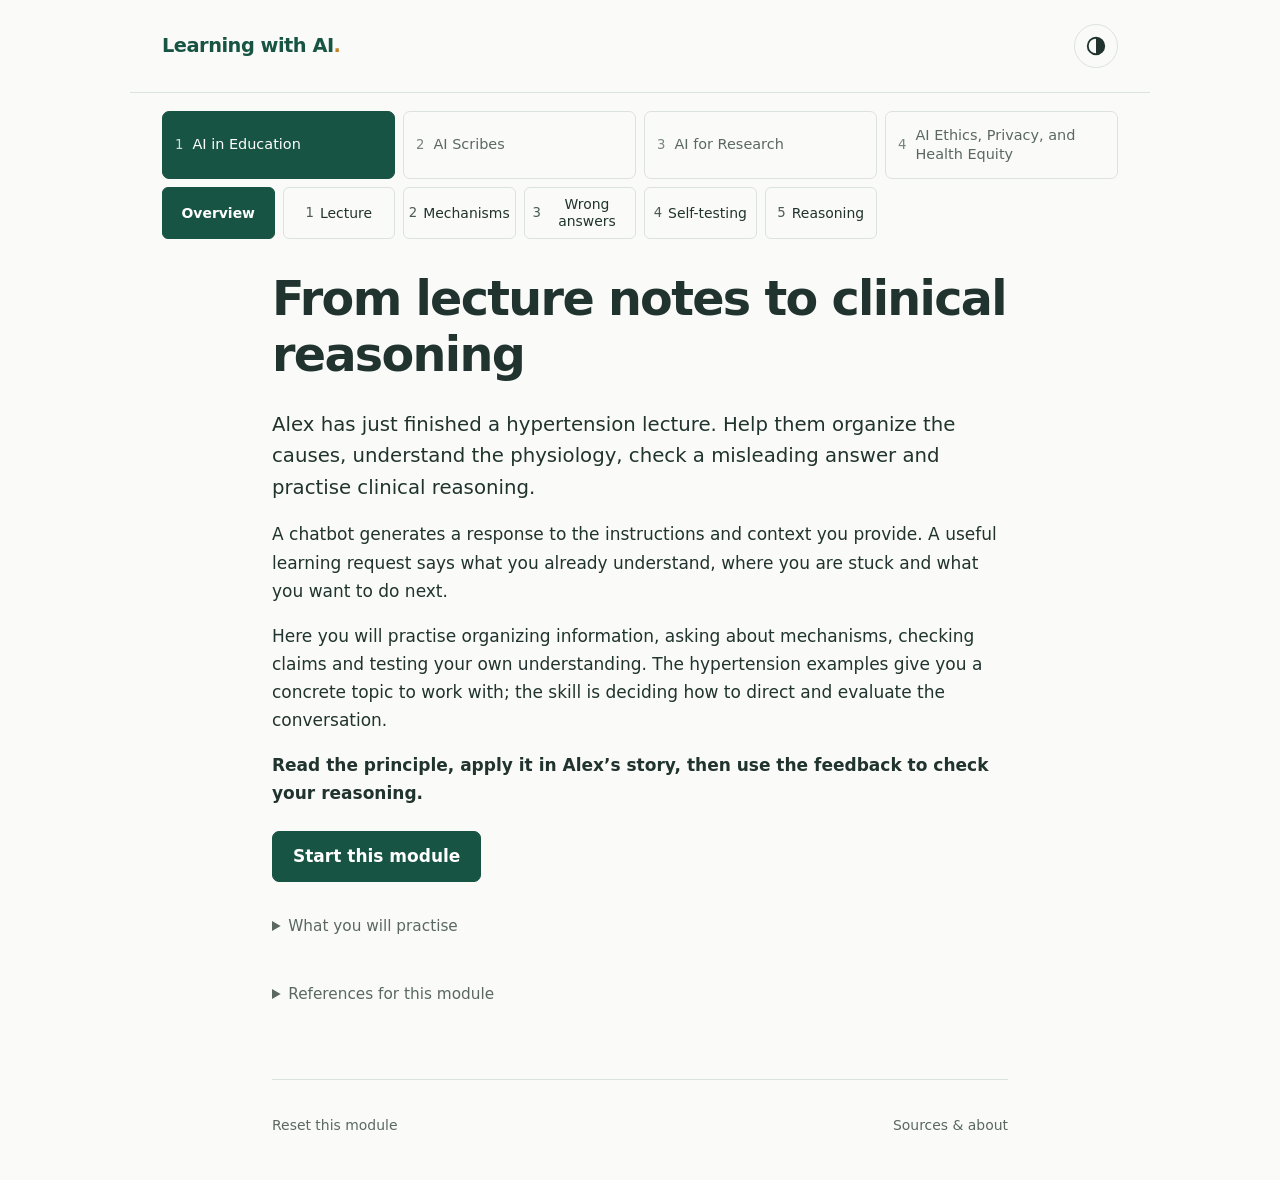
<file: index.html>
<!DOCTYPE html>
<html lang="en">
  <head>
    <meta charset="utf-8" />
    <meta name="viewport" content="width=device-width,initial-scale=1" />
    <meta name="theme-color" content="#173e35" />
    <meta
      name="description"
      content="Four interactive modules for medical students: AI in education, clinical scribes, research, ethics, privacy and health equity."
    />
    <title>
      Learning With AI: Education, Scribes, Research and Ethics
    </title>
    <script>
      try { const t = localStorage.getItem('learning-with-ai-theme'); document.documentElement.dataset.theme = t || (matchMedia('(prefers-color-scheme: dark)').matches ? 'dark' : 'light'); } catch { document.documentElement.dataset.theme = 'light'; }
    </script>
    <link rel="icon" href="assets/favicon.svg" type="image/svg+xml" />
    <link rel="stylesheet" href="styles.css?v=20261110-theme2" />
    <script src="scenarios.js?v=20261110-theme2" defer></script>
    <script src="app.js?v=20261110-theme2" defer></script>
  </head>
  <body>
    <noscript
      ><p style="padding: 24px">
        This interactive module requires JavaScript. Enable JavaScript to use
        the pre-generated activities. No live AI connection is required.
      </p></noscript
    >
    <a class="skip" href="#main">Skip to content</a>
    <header class="module-header">
      <a class="brand" href="#education">Learning with AI<span aria-hidden="true">.</span></a>
      <button type="button" class="theme-toggle" id="theme-toggle" aria-label="Switch to dark mode" title="Switch to dark mode"><svg width="22" height="22" viewBox="0 0 24 24" aria-hidden="true"><circle cx="12" cy="12" r="9" fill="none" stroke="currentColor" stroke-width="2"/><path d="M12 3a9 9 0 0 1 0 18z" fill="currentColor"/></svg></button>
    </header>
    <nav class="module-tabs" id="module-tabs" role="tablist" aria-label="Four learning modules"></nav>
    <nav class="scene-tabs" id="scene-tabs" aria-label="Scenes in this module"></nav>
    <div class="page">
            <main id="main" role="tabpanel" tabindex="-1"></main>
      <footer>
        <button class="text-button" id="reset">Reset this module</button><button class="text-button" id="about">
          Sources & about
        </button>
      </footer>
    </div>
    <div id="toast" class="toast" role="status"></div>
  </body>
</html>
</file>
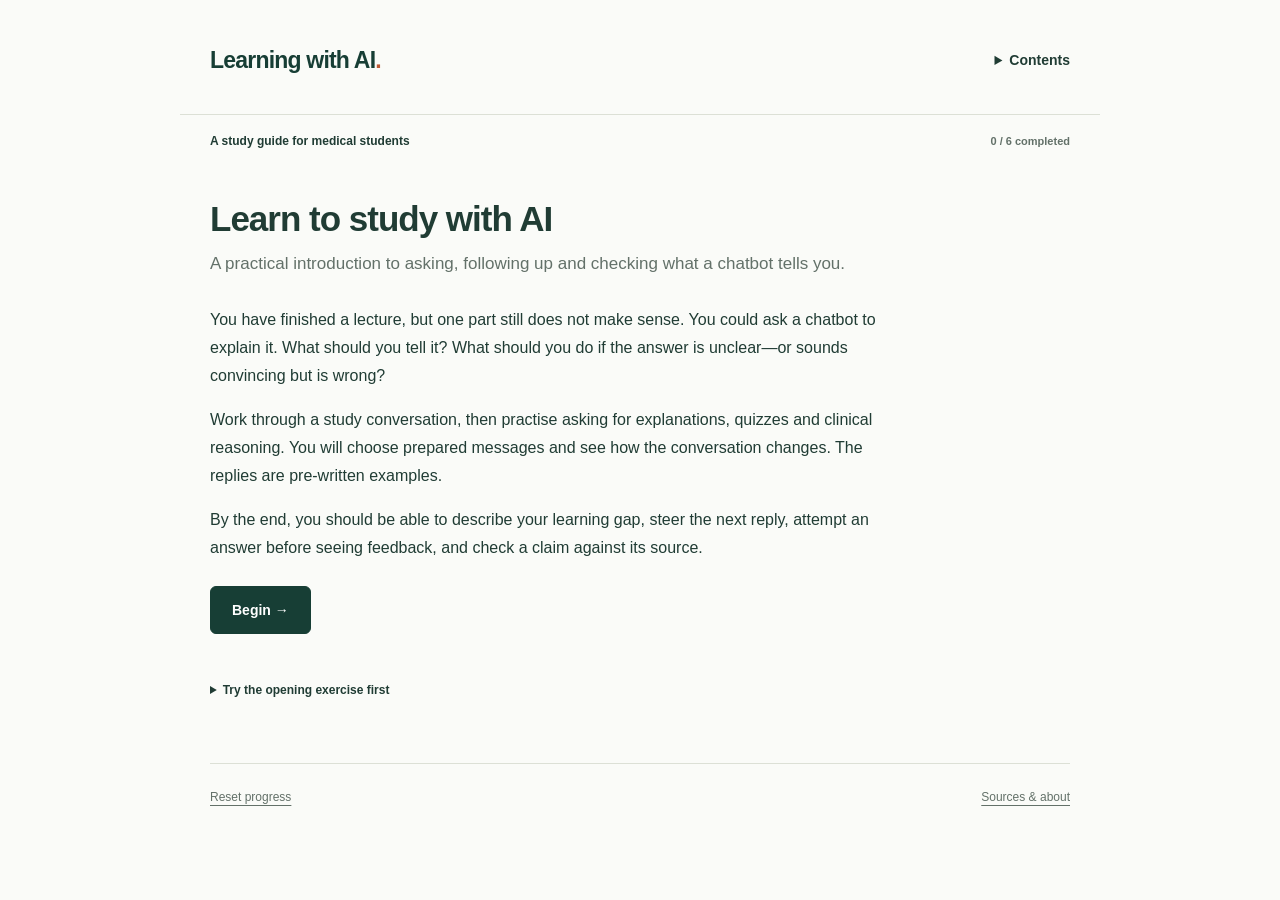
<file: archive/2026-10-28_171746/index.html>
<!DOCTYPE html>
<html lang="en">
  <head>
    <meta charset="utf-8" />
    <meta name="viewport" content="width=device-width,initial-scale=1" />
    <meta name="theme-color" content="#173e35" />
    <meta
      name="description"
      content="An interactive learning module for medical students: practice prompting, active recall, clinical reasoning, and verification with pre-generated AI examples."
    />
    <title>
      Learning With AI: From Effective Prompting to Clinical Reasoning
    </title>
    <link rel="icon" href="assets/favicon.svg" type="image/svg+xml" />
    <link rel="stylesheet" href="styles.css" />
    <script src="scenarios.js" defer></script>
    <script src="app.js" defer></script>
  </head>
  <body>
    <noscript
      ><p style="padding: 24px">
        This interactive module requires JavaScript. Enable JavaScript to use
        the pre-generated activities. No live AI connection is required.
      </p></noscript
    >
    <a class="skip" href="#main">Skip to content</a>
    <header class="module-header">
      <a class="brand" href="#overview">Learning with AI<span aria-hidden="true">.</span></a>
      <details class="contents">
        <summary>Contents</summary>
        <nav aria-label="Module navigation" id="navigation"></nav>
      </details>
    </header>
    <div class="page">
      <div class="topbar"><span>A study guide for medical students</span><span id="progress-text" aria-live="polite">0 / 6 completed</span></div>
      <main id="main" tabindex="-1"></main>
      <footer>
        <button class="text-button" id="reset">Reset progress</button><button class="text-button" data-go="about">
          Sources & about
        </button>
      </footer>
    </div>
    <div id="toast" class="toast" role="status"></div>
  </body>
</html>
</file>
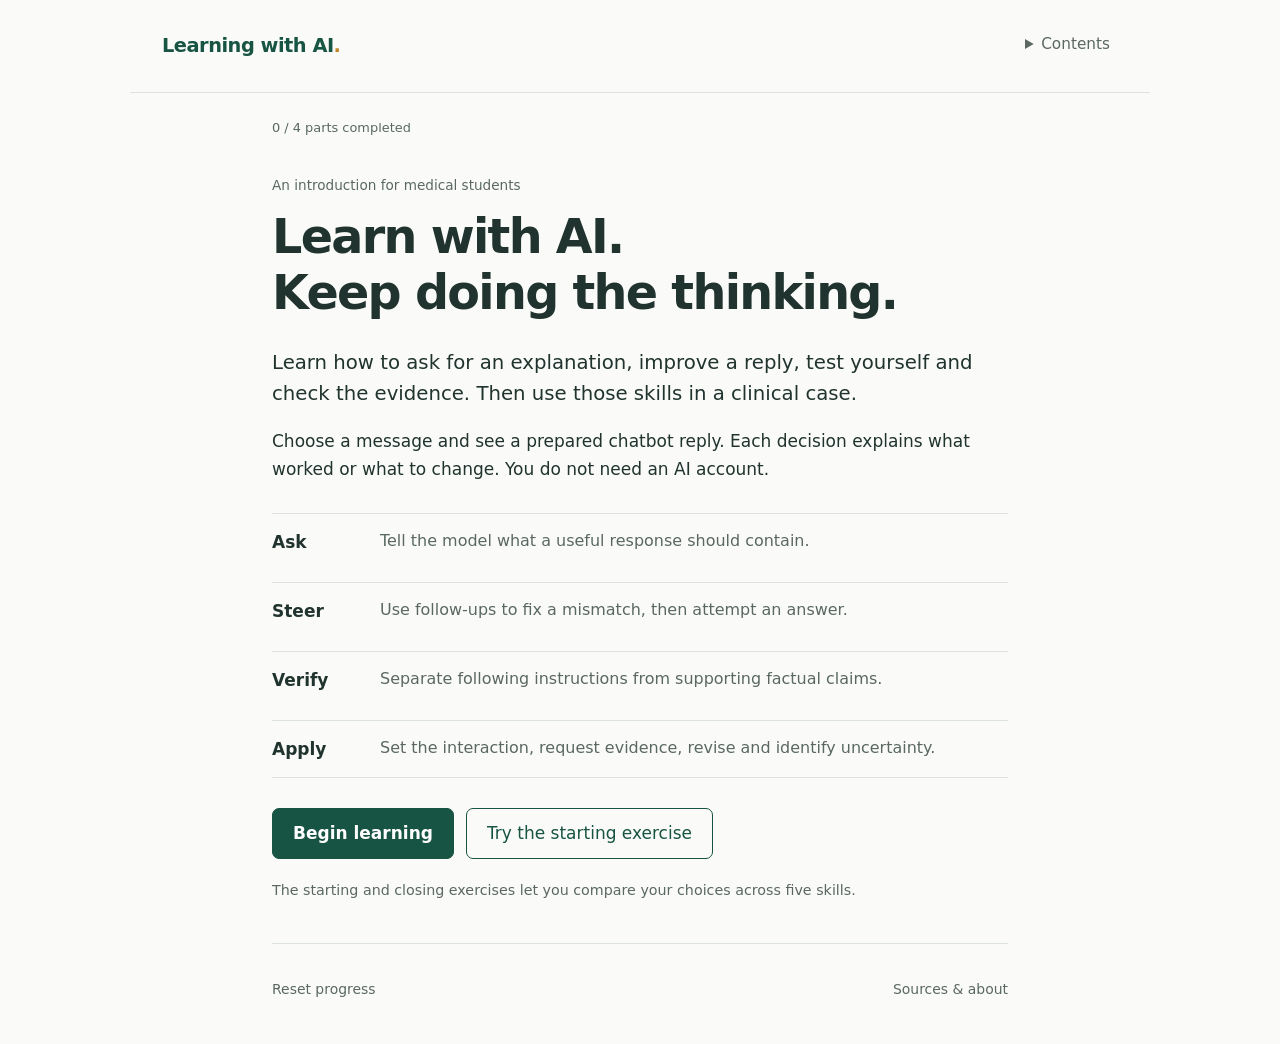
<file: archive/2026-10-28_234523/index.html>
<!DOCTYPE html>
<html lang="en">
  <head>
    <meta charset="utf-8" />
    <meta name="viewport" content="width=device-width,initial-scale=1" />
    <meta name="theme-color" content="#173e35" />
    <meta
      name="description"
      content="An interactive learning module for medical students: practice prompting, active recall, clinical reasoning, and verification with pre-generated AI examples."
    />
    <title>
      Learning With AI: From Effective Prompting to Clinical Reasoning
    </title>
    <link rel="icon" href="assets/favicon.svg" type="image/svg+xml" />
    <link rel="stylesheet" href="styles.css?v=20261028-rebuild" />
    <script src="scenarios.js?v=20261028-rebuild" defer></script>
    <script src="app.js?v=20261028-rebuild" defer></script>
  </head>
  <body>
    <noscript
      ><p style="padding: 24px">
        This interactive module requires JavaScript. Enable JavaScript to use
        the pre-generated activities. No live AI connection is required.
      </p></noscript
    >
    <a class="skip" href="#main">Skip to content</a>
    <header class="module-header">
      <a class="brand" href="#overview">Learning with AI<span aria-hidden="true">.</span></a>
      <details class="contents">
        <summary>Contents</summary>
        <nav aria-label="Module navigation" id="navigation"></nav>
      </details>
    </header>
    <div class="page">
      <div class="topbar"><span>A study guide for medical students</span><span id="progress-text" aria-live="polite">0 / 4 parts completed</span></div>
      <main id="main" tabindex="-1"></main>
      <footer>
        <button class="text-button" id="reset">Reset progress</button><button class="text-button" data-go="about">
          Sources & about
        </button>
      </footer>
    </div>
    <div id="toast" class="toast" role="status"></div>
  </body>
</html>
</file>
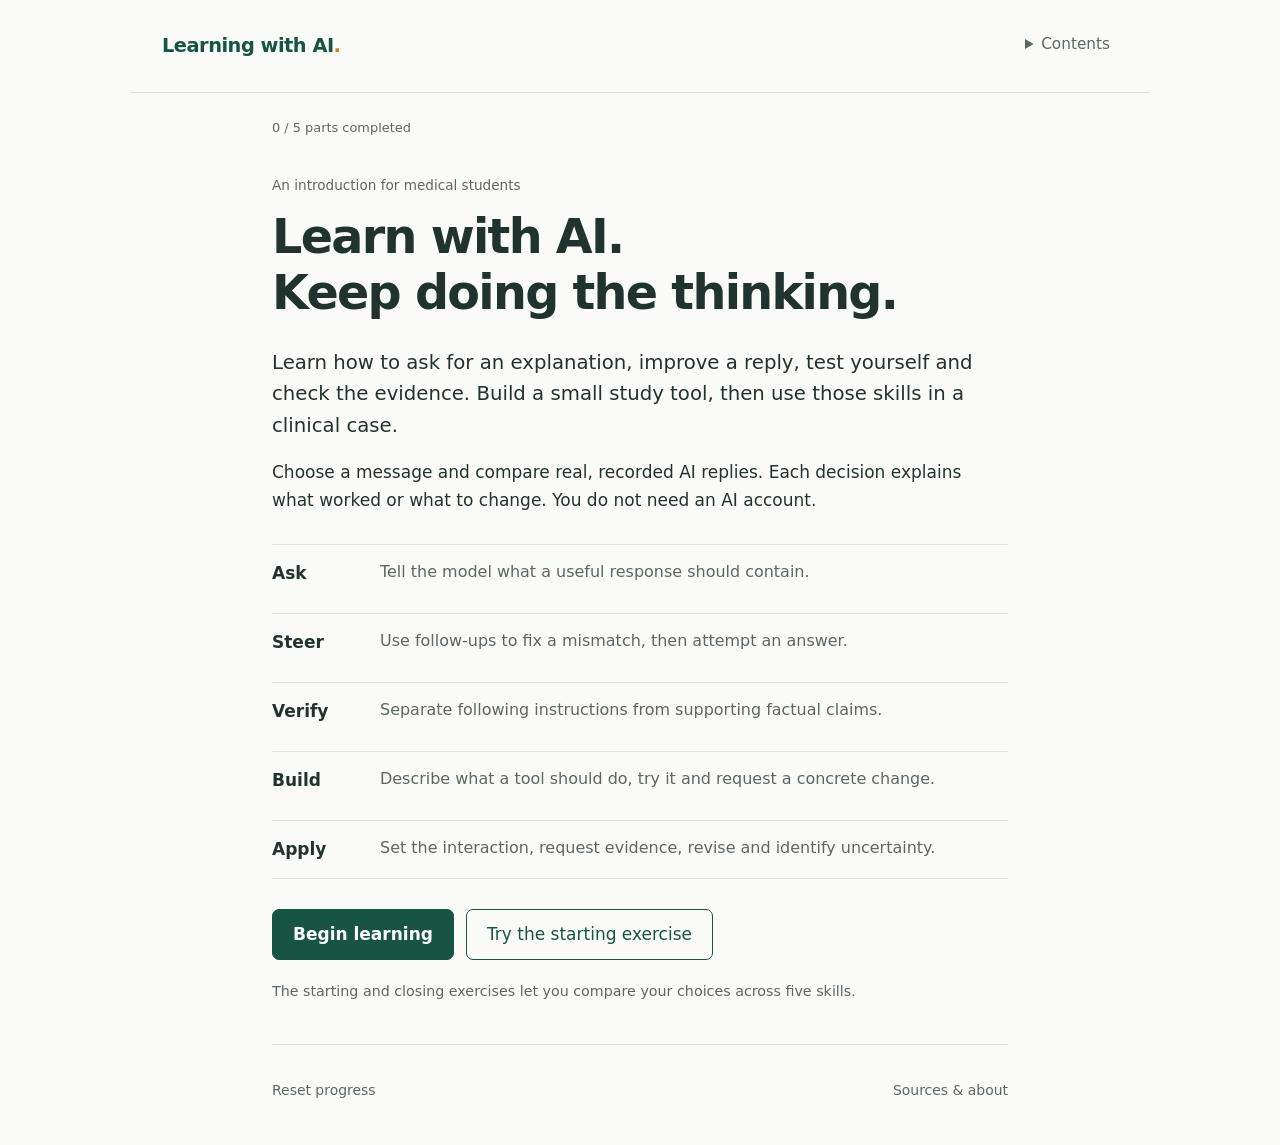
<file: archive/2026-11-08_134911/index.html>
<!DOCTYPE html>
<html lang="en">
  <head>
    <meta charset="utf-8" />
    <meta name="viewport" content="width=device-width,initial-scale=1" />
    <meta name="theme-color" content="#173e35" />
    <meta
      name="description"
      content="An interactive learning module for medical students: practice prompting, active recall, clinical reasoning, and verification with pre-generated AI examples."
    />
    <title>
      Learning With AI: From Effective Prompting to Clinical Reasoning
    </title>
    <link rel="icon" href="assets/favicon.svg" type="image/svg+xml" />
    <link rel="stylesheet" href="styles.css?v=20261028-conversations" />
    <script src="luna-responses.js?v=20261028-conversations" defer></script>
    <script src="scenarios.js?v=20261028-conversations" defer></script>
    <script src="app.js?v=20261028-conversations" defer></script>
  </head>
  <body>
    <noscript
      ><p style="padding: 24px">
        This interactive module requires JavaScript. Enable JavaScript to use
        the pre-generated activities. No live AI connection is required.
      </p></noscript
    >
    <a class="skip" href="#main">Skip to content</a>
    <header class="module-header">
      <a class="brand" href="#overview">Learning with AI<span aria-hidden="true">.</span></a>
      <details class="contents">
        <summary>Contents</summary>
        <nav aria-label="Module navigation" id="navigation"></nav>
      </details>
    </header>
    <div class="page">
      <div class="topbar"><span>A study guide for medical students</span><span id="progress-text" aria-live="polite">0 / 5 parts completed</span></div>
      <main id="main" tabindex="-1"></main>
      <footer>
        <button class="text-button" id="reset">Reset progress</button><button class="text-button" data-go="about">
          Sources & about
        </button>
      </footer>
    </div>
    <div id="toast" class="toast" role="status"></div>
  </body>
</html>
</file>
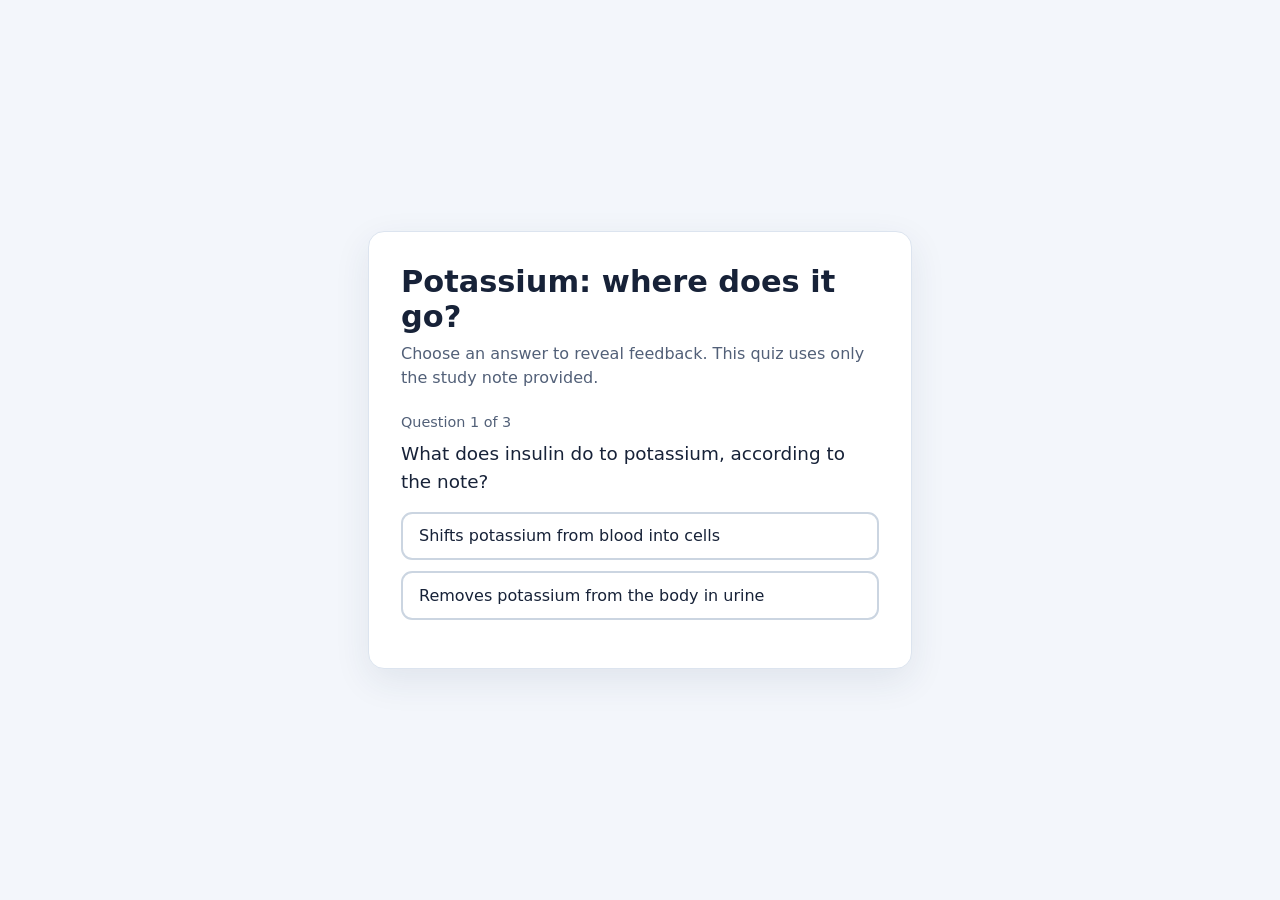
<file: examples/potassium-quiz.html>
<!doctype html>
<html lang="en">
<head>
  <meta charset="utf-8">
  <meta name="viewport" content="width=device-width, initial-scale=1">
  <title>Potassium Study Quiz</title>
  <style>
    :root {
      color-scheme: light;
      font-family: system-ui, -apple-system, BlinkMacSystemFont, "Segoe UI", sans-serif;
      color: #172238;
      background: #f3f6fb;
    }
    * { box-sizing: border-box; }
    body {
      margin: 0;
      min-height: 100vh;
      display: grid;
      place-items: center;
      padding: 1rem;
    }
    main {
      width: min(100%, 34rem);
      background: white;
      border: 1px solid #dce4ef;
      border-radius: 1rem;
      padding: clamp(1.25rem, 5vw, 2rem);
      box-shadow: 0 12px 36px rgba(30, 55, 90, .09);
    }
    h1 { margin: 0 0 .5rem; font-size: clamp(1.45rem, 5vw, 1.9rem); }
    .intro { margin: 0 0 1.5rem; color: #526078; line-height: 1.5; }
    .count { color: #526078; font-size: .9rem; margin-bottom: .65rem; }
    .question { font-size: 1.15rem; line-height: 1.5; margin: 0 0 1rem; }
    .choices { display: grid; gap: .7rem; }
    button {
      font: inherit;
      cursor: pointer;
      border-radius: .7rem;
      min-height: 3rem;
    }
    .choice {
      text-align: left;
      padding: .8rem 1rem;
      color: #172238;
      background: #fff;
      border: 2px solid #cbd5e1;
    }
    .choice:hover:not(:disabled), .choice:focus-visible {
      border-color: #315bc5;
      outline: 3px solid rgba(49, 91, 197, .18);
    }
    .choice:disabled { cursor: default; opacity: 1; }
    .choice.correct { border-color: #16824b; background: #eaf7ef; }
    .choice.incorrect { border-color: #bd3d3d; background: #fff0f0; }
    #feedback {
      margin-top: 1rem;
      padding: .9rem 1rem;
      border-radius: .7rem;
      line-height: 1.5;
      background: #f1f5fb;
    }
    #feedback[hidden] { display: none; }
    #feedback h2 { margin: 0 0 .35rem; font-size: 1rem; }
    #feedback p { margin: 0; }
    .actions { margin-top: 1rem; display: flex; gap: .7rem; }
    .primary {
      border: 0;
      padding: .75rem 1rem;
      color: white;
      background: #244cad;
      font-weight: 650;
    }
    .primary:hover { background: #1c3d8d; }
    .primary:focus-visible { outline: 3px solid #91aaf0; outline-offset: 2px; }
    @media (max-width: 420px) {
      body { padding: .65rem; }
      main { border-radius: .8rem; }
    }
  </style>
</head>
<body>
  <main>
    <h1>Potassium: where does it go?</h1>
    <p class="intro">Choose an answer to reveal feedback. This quiz uses only the study note provided.</p>
    <div id="quiz">
      <div class="count" id="count"></div>
      <p class="question" id="question"></p>
      <div class="choices" id="choices"></div>
      <section id="feedback" aria-live="polite" hidden>
        <h2 id="result"></h2>
        <p id="explanation"></p>
      </section>
      <div class="actions">
        <button class="primary" id="next" hidden>Next question</button>
        <button class="primary" id="retry" hidden>Retry quiz</button>
      </div>
    </div>
  </main>
  <script>
    const questions = [
      {
        prompt: "What does insulin do to potassium, according to the note?",
        options: [
          "Shifts potassium from blood into cells",
          "Removes potassium from the body in urine"
        ],
        answer: 0,
        explanation: "Insulin shifts potassium from blood into cells. This changes where potassium is, but insulin itself does not remove potassium from the body."
      },
      {
        prompt: "Which process removes potassium from the body?",
        options: [
          "Insulin shifting potassium into cells",
          "Urinary excretion"
        ],
        answer: 1,
        explanation: "Urinary excretion removes potassium from the body. Insulin shifts potassium from blood into cells without itself removing it."
      },
      {
        prompt: "After insulin shifts potassium from blood into cells, has potassium been removed from the body?",
        options: [
          "Yes, insulin removes it from the body",
          "No, insulin changes its location; urinary excretion removes it"
        ],
        answer: 1,
        explanation: "Insulin shifts potassium from blood into cells without itself removing potassium from the body. Urinary excretion is what removes potassium from the body."
      }
    ];

    let current = 0;
    const count = document.getElementById("count");
    const question = document.getElementById("question");
    const choices = document.getElementById("choices");
    const feedback = document.getElementById("feedback");
    const result = document.getElementById("result");
    const explanation = document.getElementById("explanation");
    const next = document.getElementById("next");
    const retry = document.getElementById("retry");

    function renderQuestion() {
      const item = questions[current];
      count.textContent = `Question ${current + 1} of ${questions.length}`;
      question.textContent = item.prompt;
      choices.replaceChildren();
      feedback.hidden = true;
      next.hidden = true;
      retry.hidden = true;

      item.options.forEach((label, index) => {
        const button = document.createElement("button");
        button.type = "button";
        button.className = "choice";
        button.textContent = label;
        button.addEventListener("click", () => choose(index));
        choices.append(button);
      });
    }

    function choose(index) {
      const item = questions[current];
      const buttons = choices.querySelectorAll("button");
      buttons.forEach((button, i) => {
        button.disabled = true;
        if (i === item.answer) button.classList.add("correct");
        else if (i === index) button.classList.add("incorrect");
      });
      const correct = index === item.answer;
      result.textContent = correct ? "Correct" : "Not quite";
      explanation.textContent = item.explanation;
      feedback.hidden = false;

      if (current < questions.length - 1) next.hidden = false;
      else retry.hidden = false;
    }

    next.addEventListener("click", () => {
      current += 1;
      renderQuestion();
      question.focus?.();
    });

    retry.addEventListener("click", () => {
      current = 0;
      renderQuestion();
    });

    renderQuestion();
  </script>
</body>
</html>
</file>
<file: styles.css>
:root {
  font-family:system-ui,-apple-system,BlinkMacSystemFont,"Segoe UI",sans-serif;
  color:var(--text);
  background:var(--bg);
  font-size:17px;
  line-height:1.65;
  color-scheme:light;
  --text:#20332e;
  --text2:#3f5148;
  --bg:#fafbf8;
  --surface:#ffffff;
  --tint:#edf2eb;
  --warm:#f1eee0;
  --green:#185443;
  --green-hover:#103d30;
  --on-green:#ffffff;
  --link:#185443;
  --muted:#5a6861;
  --line:#dce3dc;
  --border:#7f9387;
  --border-accent:#78966c;
  --accent:#c38327;
  --ok:#2d7045;
  --ok-bg:#e9f4e9;
  --bad:#a44936;
  --bad-bg:#f9eeea;
  --bad-text:#8b352a}
:root[data-theme="dark"] {
  color-scheme:dark;
  --text:#e4ece7;
  --text2:#c4d0ca;
  --bg:#111715;
  --surface:#19221f;
  --tint:#1f2a26;
  --warm:#2a2620;
  --green:#1d6b53;
  --green-hover:#24805f;
  --on-green:#ffffff;
  --link:#86d0ad;
  --muted:#a9b7b0;
  --line:#2f3b37;
  --border:#6f8479;
  --border-accent:#6f9a7e;
  --accent:#e2a64c;
  --ok:#6fcf8f;
  --ok-bg:#16301f;
  --bad:#f08c78;
  --bad-bg:#3a1f1a;
  --bad-text:#f4a596}

* {
  box-sizing:border-box}
body {
  margin:0}
button,select {
  font:inherit}
button,a,select {
  -webkit-tap-highlight-color:transparent}
a {
  color:var(--link);
  text-underline-offset:3px}
button {
  cursor:pointer}
button:focus-visible,a:focus-visible,select:focus-visible,summary:focus-visible {
  outline:3px solid var(--accent);
  outline-offset:4px}
h1,h2,h3,p {
  margin:0 0 1rem}
h1 {
  font-size:clamp(1.9rem,5vw,2.8rem);
  line-height:1.18;
  letter-spacing:-.035em;
  font-weight:650;
  margin-bottom:1.5rem}
h2 {
  font-size:1.28rem;
  line-height:1.35;
  letter-spacing:-.015em}
h3 {
  font-size:1.05rem;
  line-height:1.4}
p:last-child {
  margin-bottom:0}
.module-header {
  max-width:1020px;
  margin:auto;
  padding:24px 32px;
  display:flex;
  justify-content:space-between;
  align-items:center;
  border-bottom:1px solid var(--line)}
.brand {
  text-decoration:none;
  font-weight:700;
  font-size:1.14rem;
  letter-spacing:-.025em}
.brand span {
  color:var(--accent)}
.contents {
  position:relative;
  margin:0}
.contents summary {
  padding:8px;
  min-height:44px}
.contents nav {
  position:absolute;
  right:0;
  top:100%;
  width:min(330px,85vw);
  background:var(--surface);
  border:1px solid var(--line);
  border-radius:10px;
  padding:12px;
  z-index:5;
  box-shadow:0 12px 30px #20332e15}
.contents nav a {
  display:block;
  padding:10px 12px;
  text-decoration:none;
  border-radius:5px;
  line-height:1.4}
.contents nav a:hover,.contents nav a[aria-current] {
  background:var(--tint)}
.page {
  max-width:800px;
  padding:0 32px;
  margin:auto}
.topbar {
  display:flex;
  justify-content:space-between;
  gap:16px;
  font-size:.76rem;
  color:var(--muted);
  padding:24px 0 36px}
.topbar>span:first-child {
  display:none}
main {
  min-height:65vh;
  outline:none;
  padding-bottom:40px}
.eyebrow {
  font-size:.8rem;
  color:var(--muted);
  margin-bottom:12px}
.lead {
  font-size:1.16rem;
  line-height:1.6}
.quiet,small {
  font-size:.84rem;
  color:var(--muted)}
.path {
  padding:0;
  list-style:none;
  margin:30px 0;
  counter-reset:part}
.path li {
  display:grid;
  grid-template-columns:90px 1fr;
  gap:18px;
  padding:14px 0;
  border-top:1px solid var(--line)}
.path li:last-child {
  border-bottom:1px solid var(--line)}
.path span {
  color:var(--muted);
  font-size:.94rem}
.actions {
  display:flex;
  flex-wrap:wrap;
  gap:12px;
  margin-top:24px;
  margin-bottom:20px}
.primary,.secondary {
  border:1px solid var(--green);
  border-radius:7px;
  padding:12px 20px;
  line-height:1.5;
  min-height:48px;
  text-align:left}
.primary {
  background:var(--green);
  color:var(--on-green);
  font-weight:600}
.primary:hover {
  background:var(--green-hover)}
.secondary {
  background:transparent;
  color:var(--link)}
.secondary:hover {
  background:var(--tint)}
.choices {
  display:grid;
  gap:12px}
.choices .secondary {
  padding:18px 20px;
  background:var(--surface);
  border-color:var(--border);
  color:var(--text)}
.choices .secondary:hover {
  border-color:var(--green);
  background:var(--tint)}
.teaching {
  margin-bottom:24px}
.context {
  border-left:3px solid var(--border);
  padding:4px 0 4px 18px;
  color:var(--text2);
  margin:24px 0}
.goal {
  font-size:.94rem;
  background:var(--tint);
  border-radius:7px;
  padding:16px 20px;
  margin:26px 0 20px}
.goal b {
  font-size:.8rem;
  color:var(--muted)}
.decision h2 {
  margin-bottom:18px}
.chosen {
  font-size:.94rem;
  color:var(--text2);
  margin:20px 0}
.chosen b {
  font-size:.8rem}
.result {
  border-left:4px solid;
  padding:18px 20px;
  border-radius:4px;
  margin:20px 0;
  outline:none;
  scroll-margin:24px}
.result h2,.result h3 {
  margin-bottom:8px}
.correct {
  background:var(--ok-bg);
  border-color:var(--ok)}
.incorrect {
  background:var(--bad-bg);
  border-color:var(--bad)}
.reply {
  padding:20px 0;
  border-bottom:1px solid var(--line)}
.reply h3 {
  font-size:.8rem;
  color:var(--muted);
  font-weight:500}
.reply p {
  font-size:1.04rem}
details {
  margin:22px 0;
  font-size:.9rem}
summary {
  cursor:pointer;
  color:var(--muted);
  min-height:44px;
  padding:10px 0}
details[open]>summary {
  margin-bottom:10px}
details .teaching {
  font-size:1rem}
small {
  display:block;
  line-height:1.5;
  margin-top:4px}
.sources p {
  margin-bottom:16px}
.back {
  margin-top:30px}
.back button {
  border:0;
  padding-left:0}
.case-tools {
  border-top:1px solid var(--line);
  padding-top:8px}
.case-tools label,.resource label {
  display:block;
  margin-bottom:8px;
  font-size:.85rem}
select {
  display:block;
  max-width:100%;
  border:1px solid var(--border);
  background:var(--surface);
  color:var(--link);
  padding:10px 12px;
  border-radius:5px;
  min-height:44px;
  margin-bottom:18px}
.hint {
  background:var(--warm);
  padding:14px 18px;
  margin:16px 0}
.resource {
  margin-top:24px;
  padding-top:24px;
  border-top:1px solid var(--line)}
.chain {
  line-height:1.9}
blockquote {
  margin:24px 0;
  padding:20px;
  border-left:3px solid var(--border);
  background:var(--tint);
  font-size:.94rem}
blockquote p {
  margin-top:10px}
.reference {
  padding:22px 0;
  border-bottom:1px solid var(--line)}
.reference h2 {
  font-size:1rem}
.reference p {
  font-size:.9rem;
  color:var(--muted)}
.comparison {
  font-size:.88rem;
  margin-top:14px!important}
table {
  width:100%;
  border-collapse:collapse;
  font-size:.85rem;
  line-height:1.4;
  margin:24px 0}
th,td {
  padding:12px 8px;
  text-align:left;
  border-bottom:1px solid var(--line)}
th {
  font-weight:600}
tbody th {
  font-weight:400;
  width:50%}
ul {
  padding-left:22px}
li {
  margin-bottom:12px}
footer {
  border-top:1px solid var(--line);
  padding:24px 0 32px;
  display:flex;
  justify-content:space-between;
  gap:12px}
.text-button {
  border:0;
  background:none;
  color:var(--muted);
  font-size:.82rem;
  padding:10px 0;
  min-height:44px}
.text-button:hover {
  text-decoration:underline}
.skip {
  position:absolute;
  width:1px;
  height:1px;
  padding:0;
  margin:-1px;
  overflow:hidden;
  clip:rect(0,0,0,0);
  white-space:nowrap;
  border:0}
.skip:focus {
  position:fixed;
  top:8px;
  left:8px;
  width:auto;
  height:auto;
  margin:0;
  clip:auto;
  padding:12px;
  background:var(--surface);
  z-index:10}
.toast {
  display:none}

@media(max-width:600px) {
  :root {
  font-size:16px}
.module-header {
  padding:16px 22px}
.page {
  padding:0 22px}
.topbar {
  padding:18px 0 28px}
h1 {
  font-size:2rem}
.path li {
  grid-template-columns:66px 1fr;
  gap:12px}
.actions {
  display:grid}
.actions button {
  width:100%}
.choices .secondary {
  padding:16px}
.result {
  padding:16px}
blockquote {
  padding:16px}
th,td {
  padding:10px 5px}
.brand {
  font-size:1.05rem}
}

@media(prefers-reduced-motion:reduce) {
  * {
  scroll-behavior:auto!important}
}

.verbatim {
  font: inherit;
  white-space: pre-wrap;
  overflow-wrap: anywhere;
  margin: 14px 0 0;
  line-height: 1.65;
}
.verbatim.code {
  font-family: ui-monospace, monospace;
  font-size: .78rem;
}
.hash { overflow-wrap: anywhere; }
.provenance { font-size: .8rem; }
.provenance .verbatim { font-size: .84rem; }
.source-check { margin-top: 22px; padding: 16px; background: var(--warm); font-size: .9rem; }
.interactive-example { margin: 24px 0; }
.interactive-example iframe { width: 100%; height: 760px; border: 1px solid var(--line); border-radius: 8px; background: var(--tint); }
.choices { min-width: 0; }
.choices button { min-width: 0; overflow-wrap: anywhere; }

/* Four persistent top-level modules; all four stay visible on phones. */
.module-tabs { max-width: 1020px; margin: 0 auto; padding: 18px 32px 0; display: grid; grid-template-columns: repeat(4,minmax(0,1fr)); gap: 8px; }
.module-tabs button { display: flex; align-items: center; gap: 9px; text-align: left; padding: 13px 12px; min-height: 68px; border: 1px solid var(--line); background: transparent; color: var(--muted); border-radius: 7px; font-size: .85rem; line-height: 1.35; }
.module-tabs button[aria-selected="true"] { background: var(--green); border-color: var(--green); color: var(--on-green); }
.tab-number { font-size: .78rem; opacity: .8; }
.scene-list { padding-left: 24px; margin: 28px 0; }
.scene-list li { border-top: 1px solid var(--line); margin: 0; }
.scene-list a { text-decoration: none; display: flex; justify-content: space-between; gap: 12px; padding: 14px 4px; }
.scene-list small { margin: 0; white-space: nowrap; }
.simulation { font-size: .84rem; color: var(--muted); }
.policy { margin: 24px 0; padding: 20px; background: var(--tint); border-left: 3px solid var(--border-accent); font-size: .88rem; }
.policy h2 { font-size: 1.05rem; }
.chat-example,.case-card { border: 1px solid var(--line); background: var(--surface); padding: 20px; border-radius: 8px; margin: 24px 0; }
.chat-label { color: var(--muted); font-size: .8rem; margin-bottom: 12px; }
.chat-example p,.case-card p { margin-bottom: 10px; }
.chat-example p:last-child,.case-card p:last-child { margin: 0; }
.table-wrap { overflow-x: auto; max-width: 100%; margin: 20px 0; }
.table-wrap table { min-width: 480px; margin: 0; }
.code-view { white-space: pre-wrap; overflow-wrap: anywhere; background: var(--tint); padding: 18px; font-size: .82rem; line-height: 1.6; border-radius: 6px; }
fieldset { border: 0; padding: 0; margin: 26px 0 0; min-width: 0; }
legend { font-size: 1.15rem; font-weight: 600; line-height: 1.5; margin-bottom: 18px; }
.check-choice { display: flex; align-items: flex-start; gap: 12px; padding: 16px; border: 1px solid var(--border); background: var(--surface); border-radius: 7px; margin-bottom: 12px; cursor: pointer; }
.check-choice input { flex: 0 0 auto; width: 19px; height: 19px; margin-top: 5px; accent-color: var(--green); }
.review-item { border-top: 1px solid var(--border); padding: 16px 0 0; margin-top: 16px; }
.review-item h3 { font-size: .95rem; }.review-item p { font-size: .9rem; }.review-item.missed h3 { color: var(--bad-text); }
.note-review { display: grid; gap: 20px; margin: 24px 0; }
.encounter { margin: 0; padding: 16px 20px; background: var(--tint); border: 1px solid var(--line); border-radius: 7px; }
.encounter p { font-size: .9rem; }.clinical-note { border: 1px solid var(--line); background: var(--surface); padding: 22px; border-radius: 7px; }
.clinical-note p { font-size: .9rem; margin-bottom: 10px; }.clinical-note h2 { font-size: 1.15rem; }
.journey { display: grid; grid-template-columns: repeat(3,minmax(0,1fr)); gap: 12px; padding: 0; list-style: none; margin: 26px 0; }
.journey li { margin: 0; padding: 16px; background: var(--tint); border-radius: 7px; font-size: .9rem; }.journey span { display: block; margin-top: 8px; font-size: .82rem; }.journey .barrier { background: var(--warm); }
.dashboard { background: var(--tint); border-radius: 7px; padding: 20px; margin: 24px 0; }.dashboard>div { display: grid; grid-template-columns: repeat(3,minmax(0,1fr)); gap: 14px; margin: 20px 0; }.dashboard strong { display: block; font-size: 1.8rem; line-height: 1.4; }.dashboard p { font-size: .85rem; }
@media(min-width:1000px){.note-review { grid-template-columns: 1fr 1fr; }.page:has(.note-review) { max-width: 1060px; }}
@media(max-width:600px){.module-tabs { padding: 16px 22px 0; grid-template-columns: repeat(2,minmax(0,1fr)); }.module-tabs button { font-size: .83rem; min-height: 76px; padding: 12px; }.journey { grid-template-columns: 1fr; }.dashboard>div { grid-template-columns: 1fr; }.dashboard>div p { display: flex; align-items: center; gap: 16px; margin: 0; }.dashboard strong { font-size: 1.5rem; min-width: 90px; }.clinical-note { padding: 18px; }}
.incorrect-code { border-left: 3px solid var(--bad); background: var(--bad-bg); }
.correct-code { border-left: 3px solid var(--ok); background: var(--ok-bg); }
.dialogue { display: grid; gap: 12px; margin: 24px 0; }
.dialogue-turn { padding: 16px 20px; border-radius: 8px; background: var(--tint); border: 1px solid var(--line); }
.dialogue-turn.student-turn { background: var(--surface); margin-left: 24px; }
.dialogue-turn .chat-label { margin-bottom: 6px; }
.featured-continuation,.formula-check { margin: 26px 0; padding-top: 20px; border-top: 1px solid var(--line); }
.writing-comparison { display: grid; grid-template-columns: repeat(2,minmax(0,1fr)); gap: 16px; }
.writing-comparison article { border: 1px solid var(--line); border-radius: 7px; padding: 18px; background: var(--surface); }
.writing-comparison h3 { font-size: .95rem; }.writing-comparison p { font-size: .92rem; }
.equity-comparison { background: var(--tint); padding: 20px; border-radius: 7px; margin: 24px 0; }
.equity-comparison p { font-size: .9rem; }.equity-comparison td,.equity-comparison th { overflow-wrap: anywhere; }
@media(max-width:600px){.writing-comparison { grid-template-columns: 1fr; }.dialogue-turn.student-turn { margin-left: 12px; }.dialogue-turn { padding: 16px; }}

.teaching { margin: 28px 0 34px; padding: 22px 24px; background: var(--tint); border-radius: 8px; }
.teaching h2 { font-size: 1.3rem; }.teaching .eyebrow { margin: 0 0 8px; }
.teaching p:last-child { margin-bottom: 0; }.application { color: var(--muted); }
.scenario { border-top: 1px solid var(--line); padding-top: 24px; margin-bottom: 30px; }
.scenario>h2 { margin-bottom: 24px; }.scenario .dialogue { margin: 16px 0; }
.learning-route { font-weight: 600; }
@media(max-width:600px){.teaching { padding: 18px; }}

.conversation { display: grid; gap: 18px; margin: 24px 0; min-width: 0; }
.conversation-turn { max-width: 92%; min-width: 0; padding: 18px 22px; border: 1px solid var(--line); border-radius: 14px 14px 14px 3px; background: var(--surface); }
.conversation-turn.from-student { justify-self: end; background: var(--tint); border-radius: 14px 14px 3px 14px; }
.conversation-turn.from-ai { background: var(--tint); }
.conversation-turn .speaker { font-size: .8rem; font-weight: 700; color: var(--link); margin-bottom: 10px; }
.conversation-turn p:last-child,.scene-narration p:last-child { margin-bottom: 0; }
.scene-narration { color: var(--text2); font-size: .94rem; }
.conversation-turn pre { max-width: 100%; }.conversation-turn .table-wrap { max-width: 100%; }
@media(max-width:600px){.conversation-turn { max-width: 96%; padding: 16px; }.conversation { gap: 16px; }}
.scene-narration { min-width: 0; }.conversation .table-wrap { width: 100%; overflow-x: auto; }.conversation-turn { width: fit-content; overflow-wrap: anywhere; box-sizing: border-box; }

.scenario-heading { display:flex; flex-wrap:wrap; align-items:baseline; justify-content:space-between; gap:8px 20px; margin-bottom:22px; }
.scenario-heading h2 { margin:0; }.scenario-heading button { font-size:.85rem; }
.chat-list { padding-left:22px; margin:12px 0 18px; }.chat-list li { margin:4px 0; }
.decision { scroll-margin-top:24px; }.decision:focus { outline:none; }
.continuation { margin:28px 0; }.continuation>h2 { font-size:1.2rem; }
.conversation .table-wrap table { min-width: 680px; }.conversation .table-wrap th,.conversation .table-wrap td { overflow-wrap: normal; word-break: normal; }

.scene-tabs {
  max-width:1020px;
  margin:0 auto;
  padding:8px 32px 0;
  display:grid;
  grid-template-columns:repeat(8,minmax(0,1fr));
  gap:8px}
.scene-tabs button {
  height:52px;
  overflow:hidden;
  display:flex;
  align-items:center;
  justify-content:center;
  gap:6px;
  text-align:center;
  padding:6px 8px;
  border:1px solid var(--line);
  border-radius:6px;
  background:transparent;
  color:inherit;
  font:inherit;
  font-size:.82rem;
  line-height:1.2;
  cursor:pointer}
.scene-tabs button[aria-current="page"] {
  background:var(--green);
  border-color:var(--green);
  color:var(--on-green);
  font-weight:600}
.scene-tabs .done[aria-current="page"] .tab-number {
  color:var(--on-green)}
main {
  padding-top:32px}
.visually-hidden {
  position:absolute;
  width:1px;
  height:1px;
  overflow:hidden;
  clip:rect(0 0 0 0);
  white-space:nowrap}
.scene-tabs .done .tab-number {
  color:var(--link);
  font-weight:700}
@media(max-width:600px){.scene-tabs {
  padding:8px 22px 0;
  grid-template-columns:repeat(4,minmax(0,1fr))}
.scene-tabs button {
  padding:4px 6px;
  font-size:.78rem}
.scene-tabs .tab-number {
  display:none}
.scene-tabs .done .tab-number {
  display:inline}}

.theme-toggle {
  display:inline-flex;
  align-items:center;
  justify-content:center;
  width:44px;
  height:44px;
  border:1px solid var(--line);
  border-radius:50%;
  background:transparent;
  color:var(--text)}
.theme-toggle:hover {
  background:var(--tint)}
</file>
<file: archive/2026-10-28_171746/styles.css>
:root {
  --paper: #f7f6f0;
  --white: #fffefa;
  --ink: #203c34;
  --muted: #637169;
  --line: #dce0d6;
  --green: #173e35;
  --lime: #e2edc9;
  --orange: #be5a36;
  --soft: #eff1e9;
  --side: 254px;
  font-family: Arial, Helvetica, sans-serif;
  color: var(--ink);
  background: var(--paper);
  font-size: 15px;
  line-height: 1.6;
}
* {
  box-sizing: border-box;
}
body {
  margin: 0;
}
button,
input,
select,
textarea {
  font: inherit;
}
button,
a,
input,
textarea,
select {
  -webkit-tap-highlight-color: transparent;
}
button {
  cursor: pointer;
}
a {
  color: var(--green);
  text-underline-offset: 4px;
}
button:focus-visible,
a:focus-visible,
input:focus-visible,
select:focus-visible,
textarea:focus-visible,
summary:focus-visible {
  outline: 3px solid var(--orange);
  outline-offset: 4px;
}
.skip {
  position: fixed;
  top: -80px;
  left: 16px;
  background: white;
  padding: 12px;
  z-index: 9;
}
.skip:focus {
  top: 12px;
}
.sidebar {
  width: var(--side);
  position: fixed;
  inset: 0 auto 0 0;
  background: #f0f1e9;
  border-right: 1px solid var(--line);
  padding: 35px 24px;
  display: flex;
  flex-direction: column;
  z-index: 3;
}
.brand {
  display: flex;
  align-items: center;
  gap: 13px;
  text-decoration: none;
  font-size: 23px;
  line-height: 1.05;
  letter-spacing: -0.8px;
}
.brand b {
  font-weight: 700;
}
.brand-mark {
  font-size: 55px;
  font-weight: bold;
  line-height: 1;
}
.eyebrow {
  font-size: 10px;
  letter-spacing: 2px;
  font-weight: 700;
}
.side-label {
  margin: 39px 0 17px;
  color: var(--muted);
  letter-spacing: 1.5px;
  font-size: 9px;
}
nav {
  display: grid;
  gap: 5px;
}
.nav-link {
  padding: 11px 10px;
  text-decoration: none;
  display: flex;
  align-items: center;
  gap: 12px;
  color: #637168;
  border-radius: 5px;
  font-size: 12px;
}
.nav-link.active {
  background: var(--green);
  color: white;
}
.nav-number {
  font-family: monospace;
  font-size: 11px;
  opacity: 0.75;
}
.nav-check {
  margin-left: auto;
}
.side-bottom {
  margin-top: auto;
  padding-top: 32px;
  font-size: 11px;
}
.text-button {
  border: 0;
  padding: 0;
  background: none;
  color: var(--muted);
  font-size: 11px;
  text-decoration: underline;
  text-underline-offset: 4px;
}
.page {
  margin-left: var(--side);
}
.topbar {
  height: 74px;
  display: flex;
  align-items: center;
  justify-content: space-between;
  border-bottom: 1px solid var(--line);
  padding: 0 5%;
  font-size: 9px;
  letter-spacing: 1.2px;
  font-weight: 600;
}
.slash {
  margin: 0 14px;
  color: #a4aea2;
}
.demo-tag {
  letter-spacing: 0.3px;
  background: #e9eddf;
  border: 1px solid #d6dfc7;
  padding: 5px 10px;
  border-radius: 25px;
  font-size: 10px;
  white-space: nowrap;
}
.demo-tag i {
  display: inline-block;
  width: 6px;
  height: 6px;
  background: #608750;
  border-radius: 50%;
  margin-right: 5px;
}
main {
  max-width: 1450px;
  margin: auto;
  padding: 45px 5% 30px;
  outline: none;
}
.hero {
  display: grid;
  grid-template-columns: 1.25fr 1fr;
  gap: 35px;
  align-items: center;
  padding: 8px 0 45px;
}
.pill {
  display: inline-block;
  border: 1px solid #cbd8bf;
  border-radius: 4px;
  padding: 4px 9px;
  color: #557043;
  font-size: 9px;
  letter-spacing: 1.5px;
  font-weight: bold;
  background: #eef2e4;
}
h1,
h2,
h3,
p {
  margin-top: 0;
}
h1 {
  font-family: Georgia, "Times New Roman", serif;
  font-weight: 400;
  font-size: clamp(42px, 4.5vw, 69px);
  line-height: 1.08;
  letter-spacing: -2.8px;
  margin: 20px 0;
}
h1 em {
  color: #779365;
  font-weight: 400;
}
h2 {
  font-family: Georgia, "Times New Roman", serif;
  font-size: 29px;
  font-weight: 400;
  line-height: 1.2;
  letter-spacing: -0.6px;
}
h3 {
  font-size: 15px;
  line-height: 1.4;
}
.lede {
  max-width: 540px;
  font-size: 14px;
  color: var(--muted);
  line-height: 1.8;
}
.meta {
  display: flex;
  gap: 20px;
  font-size: 11px;
  color: var(--muted);
  margin: 22px 0;
}
.button {
  display: inline-flex;
  align-items: center;
  justify-content: center;
  gap: 17px;
  border: 1px solid var(--green);
  background: var(--green);
  color: white;
  padding: 12px 21px;
  border-radius: 5px;
  text-decoration: none;
  font-size: 12px;
  font-weight: 600;
  min-height: 44px;
}
.button.secondary {
  background: transparent;
  color: var(--green);
  border-color: #bac5b3;
}
.button.light {
  background: var(--lime);
  color: var(--green);
  border-color: var(--lime);
}
.button:disabled {
  opacity: 0.45;
  cursor: default;
}
.actions {
  display: flex;
  gap: 10px;
  align-items: center;
  flex-wrap: wrap;
  margin-top: 20px;
}
.hero-art {
  height: 330px;
  position: relative;
  display: grid;
  place-items: center;
  overflow: hidden;
  border-radius: 12px;
  background: #ecefe2;
  background-image: radial-gradient(#b4c0a8 0.7px, transparent 0.7px);
  background-size: 15px 15px;
}
.orbit {
  position: absolute;
  width: 235px;
  height: 235px;
  border: 1px solid #bdcbb0;
  border-radius: 50%;
}
.orbit.second {
  width: 305px;
  height: 305px;
}
.art-center {
  width: 120px;
  height: 120px;
  display: grid;
  place-content: center;
  text-align: center;
  background: var(--green);
  color: var(--lime);
  border-radius: 50%;
  z-index: 1;
  box-shadow: 0 0 0 12px #e8eddc;
}
.art-center span {
  font-size: 34px;
  line-height: 1.1;
}
.art-center small {
  font-size: 10px;
}
.art-chip {
  position: absolute;
  background: var(--white);
  border: 1px solid #d5deca;
  box-shadow: 0 4px 15px #30422c08;
  border-radius: 6px;
  padding: 11px 15px;
  font-size: 11px;
  z-index: 2;
}
.chip1 {
  top: 36px;
  left: 23px;
  transform: rotate(-5deg);
}
.chip2 {
  right: 18px;
  top: 110px;
  transform: rotate(4deg);
}
.chip3 {
  bottom: 38px;
  left: 32px;
  transform: rotate(-3deg);
}
.art-caption {
  position: absolute;
  bottom: 12px;
  font-size: 8px;
  letter-spacing: 1.8px;
  color: #6d7d5e;
}
.principle {
  display: flex;
  gap: 22px;
  background: var(--green);
  color: #fff;
  padding: 24px 29px;
  border-radius: 8px;
  align-items: center;
  margin-bottom: 35px;
}
.principle .star {
  font-size: 30px;
  color: var(--lime);
}
.principle p {
  margin: 0;
  font-family: Georgia, serif;
  font-size: 20px;
  line-height: 1.4;
}
.principle small {
  display: block;
  margin-top: 5px;
  font-family: Arial, sans-serif;
  font-size: 10px;
  color: #c7d5c6;
}
.section-head {
  display: flex;
  align-items: end;
  justify-content: space-between;
  gap: 15px;
  margin-bottom: 22px;
}
.section-head h2 {
  margin: 0;
}
.section-head p {
  margin: 0;
  color: var(--muted);
  font-size: 11px;
}
.cards {
  display: grid;
  grid-template-columns: repeat(3, 1fr);
  gap: 15px;
}
.lesson-card {
  background: var(--white);
  border: 1px solid var(--line);
  border-radius: 7px;
  padding: 22px;
  display: flex;
  flex-direction: column;
  position: relative;
  min-height: 214px;
}
.lesson-card.featured {
  background: #edf1e3;
  border-color: #cbd5b9;
}
.card-top {
  display: flex;
  justify-content: space-between;
  align-items: center;
  margin-bottom: 22px;
  font-size: 10px;
  color: var(--muted);
}
.card-icon {
  font-size: 22px;
  line-height: 1;
  color: #718563;
}
.lesson-card h3 {
  font-size: 15px;
  margin-bottom: 8px;
}
.lesson-card p {
  font-size: 12px;
  color: var(--muted);
  margin-bottom: 20px;
}
.card-link {
  margin-top: auto;
  display: flex;
  justify-content: space-between;
  text-decoration: none;
  font-size: 11px;
  font-weight: bold;
}
.status-note {
  font-size: 11px;
  color: var(--muted);
  margin-top: 20px;
}
.page-heading {
  max-width: 780px;
  margin-bottom: 30px;
}
.page-heading h1 {
  font-size: 45px;
  letter-spacing: -1.6px;
}
.page-heading .lede {
  max-width: 700px;
}
.step-label {
  font-size: 10px;
  letter-spacing: 1.8px;
  color: var(--orange);
  font-weight: 700;
}
.panel {
  border: 1px solid var(--line);
  background: var(--white);
  border-radius: 8px;
  padding: 26px;
  margin-bottom: 20px;
}
.panel.soft {
  background: var(--soft);
}
.panel h2 {
  font-size: 24px;
}
.panel p {
  font-size: 13px;
}
.notice {
  border-left: 3px solid #94aa78;
  background: #edf1e4;
  padding: 13px 17px;
  font-size: 12px;
  color: #495b44;
  margin: 18px 0;
}
.notice.warning {
  border-color: var(--orange);
  background: #f8eee5;
  color: #74452d;
}
.grid2 {
  display: grid;
  grid-template-columns: 1fr 1fr;
  gap: 20px;
}
.field {
  display: grid;
  gap: 6px;
  margin-bottom: 17px;
}
label,
.label {
  font-size: 11px;
  font-weight: bold;
}
input,
textarea,
select {
  width: 100%;
  border: 1px solid #c9d1c1;
  border-radius: 5px;
  padding: 10px 12px;
  background: var(--white);
  color: var(--ink);
  font-size: 12px;
  line-height: 1.6;
}
textarea {
  resize: vertical;
  min-height: 95px;
}
.hint {
  font-size: 11px;
  color: var(--muted);
}
.chips {
  display: flex;
  flex-wrap: wrap;
  gap: 8px;
  margin: 15px 0 24px;
}
.chip {
  border: 1px solid #cbd4c0;
  border-radius: 25px;
  background: transparent;
  color: var(--green);
  padding: 8px 14px;
  font-size: 11px;
}
.chip[aria-pressed="true"] {
  background: var(--green);
  color: white;
  border-color: var(--green);
}
.comparison {
  display: grid;
  grid-template-columns: 1fr 1fr;
  gap: 18px;
}
.compare-card {
  border: 1px solid var(--line);
  border-radius: 8px;
  overflow: hidden;
  background: var(--white);
}
.compare-card.b {
  border-color: #a5b88d;
}
.compare-header {
  display: flex;
  gap: 10px;
  align-items: center;
  padding: 15px 20px;
  border-bottom: 1px solid var(--line);
  font-size: 12px;
  background: #f0f1e9;
}
.b .compare-header {
  background: #e5edda;
}
.letter {
  display: grid;
  place-items: center;
  height: 25px;
  width: 25px;
  border-radius: 4px;
  background: #e0e3d8;
  font-family: Georgia, serif;
  font-size: 16px;
}
.b .letter {
  background: var(--green);
  color: #fff;
}
.compare-body {
  padding: 22px;
}
.prompt-text {
  font-size: 13px;
  line-height: 1.8;
  min-height: 100px;
}
.response {
  border-top: 1px solid var(--line);
  padding-top: 17px;
  margin-top: 18px;
}
.response p {
  font-size: 13px;
  line-height: 1.9;
}
.response .label {
  display: flex;
  align-items: center;
  gap: 7px;
  margin-bottom: 12px;
  font-size: 9px;
  letter-spacing: 1px;
  color: var(--muted);
}
.response .label:before {
  content: "✳";
  font-size: 19px;
  color: #789066;
}
.takeaway {
  display: flex;
  gap: 13px;
  background: #e9efde;
  border: 1px solid #d5dfc6;
  border-radius: 7px;
  padding: 19px;
  margin-top: 18px;
  font-size: 13px;
}
.takeaway p {
  margin: 0;
}
.prompt-output {
  white-space: pre-wrap;
  font-family: monospace;
  font-size: 12px;
  background: #f0f2e9;
  border: 1px solid var(--line);
  padding: 18px;
  border-radius: 5px;
  line-height: 1.9;
  overflow-wrap: anywhere;
}
.complete-row {
  margin-top: 30px;
  padding-top: 24px;
  border-top: 1px solid var(--line);
  display: flex;
  align-items: center;
  justify-content: space-between;
  gap: 15px;
}
.complete-row span {
  font-size: 11px;
  color: var(--muted);
}
.option-list {
  display: grid;
  gap: 9px;
  margin: 20px 0;
}
.option {
  display: flex;
  gap: 10px;
  align-items: flex-start;
  padding: 12px 14px;
  border: 1px solid var(--line);
  border-radius: 5px;
  font-size: 13px;
  font-weight: normal;
  cursor: pointer;
}
.option input {
  width: auto;
  margin-top: 5px;
  accent-color: var(--green);
}
.feedback {
  background: #eaf0df;
  border: 1px solid #c8d6b8;
  border-radius: 6px;
  padding: 18px;
  margin: 20px 0;
  font-size: 13px;
}
.feedback h3 {
  margin-bottom: 7px;
}
.feedback p {
  margin: 0;
}
.hidden,
[hidden] {
  display: none !important;
}
.case-layout {
  display: grid;
  grid-template-columns: 1fr 1.1fr;
  gap: 22px;
}
.case-tabs {
  display: flex;
  gap: 8px;
  flex-wrap: wrap;
  margin-bottom: 15px;
}
.case-tabs button {
  font-size: 11px;
  border: 1px solid #cbd4c0;
  border-radius: 4px;
  padding: 8px 12px;
  background: var(--white);
  color: var(--green);
}
.case-tabs button[aria-expanded="true"] {
  background: var(--green);
  color: white;
}
.evidence-card {
  padding: 16px;
  border-bottom: 1px solid var(--line);
  font-size: 12px;
}
.evidence-card h3 {
  font-size: 12px;
  margin-bottom: 6px;
}
.evidence-card p {
  margin: 0;
}
.data-table {
  width: 100%;
  border-collapse: collapse;
  font-size: 12px;
}
.data-table td,
.data-table th {
  text-align: left;
  padding: 8px 5px;
  border-bottom: 1px solid var(--line);
}
.case-stage {
  font-size: 10px;
  letter-spacing: 1px;
  color: var(--muted);
  margin-bottom: 14px;
}
.flashcard {
  border: 1px solid #c7d5b8;
  border-radius: 8px;
  padding: 27px;
  background: #edf2e3;
  min-height: 180px;
  display: grid;
  align-content: center;
  gap: 14px;
}
.flashcard p {
  font-family: Georgia, serif;
  font-size: 22px;
  margin: 0;
}
.resource-tabs {
  display: flex;
  gap: 7px;
  margin: 15px 0;
  flex-wrap: wrap;
}
.resource-tabs button {
  padding: 9px 12px;
  border: 1px solid var(--line);
  border-radius: 4px;
  background: white;
  color: var(--green);
  font-size: 11px;
}
.resource-tabs button[aria-pressed="true"] {
  background: var(--green);
  color: #fff;
}
.concept-map {
  display: grid;
  gap: 14px;
  text-align: center;
  padding: 15px;
}
.concept-node {
  border: 1px solid #b8c9a6;
  border-radius: 6px;
  padding: 12px;
  background: #edf2e3;
  font-size: 12px;
}
.concept-branches {
  display: grid;
  grid-template-columns: 1fr 1fr;
  gap: 15px;
}
.checklist {
  display: grid;
  gap: 12px;
  margin: 17px 0;
}
.checklist label {
  display: flex;
  gap: 10px;
  font-size: 12px;
  font-weight: normal;
}
.checklist input {
  width: auto;
  accent-color: var(--green);
}
.assessment-item {
  padding: 17px 0;
  border-bottom: 1px solid var(--line);
}
.assessment-item h3 {
  margin-bottom: 6px;
}
.assessment-item p {
  font-size: 12px;
  color: var(--muted);
}
details {
  margin: 15px 0;
  font-size: 12px;
}
summary {
  cursor: pointer;
  font-weight: 600;
  padding: 8px 0;
}
footer {
  display: flex;
  justify-content: space-between;
  padding: 25px 5%;
  border-top: 1px solid var(--line);
  font-size: 10px;
  color: var(--muted);
}
.toast {
  position: fixed;
  bottom: 20px;
  left: calc(var(--side) + 30px);
  background: var(--green);
  color: white;
  padding: 12px 20px;
  border-radius: 5px;
  font-size: 12px;
  z-index: 10;
  max-width: 80vw;
}
.toast:empty {
  display: none;
}
.source {
  font-size: 10px !important;
  color: var(--muted);
  line-height: 1.7;
}
.review-badge {
  font-size: 9px;
  letter-spacing: 1px;
  color: var(--orange);
  border: 1px solid #d5b9a6;
  border-radius: 3px;
  padding: 4px 7px;
}
.response-reveal {
  margin-top: 15px;
}
.empty {
  color: var(--muted);
  font-style: italic;
}
ol,
ul {
  padding-left: 22px;
  font-size: 13px;
}
li {
  margin-bottom: 9px;
}
.lesson-mini {
  font-size: 12px;
  color: var(--muted);
  max-width: 700px;
}

@media (min-width: 1500px) {
  main {
    padding-top: 55px;
  }
  .hero {
    padding-bottom: 55px;
  }
  .hero-art {
    height: 370px;
  }
}
@media (max-width: 1100px) {
  :root {
    --side: 210px;
  }
  .sidebar {
    padding: 28px 16px;
  }
  .cards {
    grid-template-columns: repeat(2, 1fr);
  }
  .hero {
    grid-template-columns: 1.2fr 1fr;
    gap: 20px;
  }
  h1 {
    font-size: 48px;
  }
  .hero-art {
    height: 290px;
  }
  .art-chip {
    font-size: 10px;
    padding: 8px 10px;
  }
  .comparison,
  .grid2,
  .case-layout {
    gap: 14px;
  }
  .panel {
    padding: 20px;
  }
}
@media (max-width: 800px) {
  :root {
    --side: 0px;
  }
  .sidebar {
    position: static;
    width: 100%;
    padding: 18px 20px;
    display: block;
    border-right: 0;
    border-bottom: 1px solid var(--line);
  }
  .brand {
    font-size: 18px;
  }
  .brand-mark {
    font-size: 39px;
  }
  .brand br {
    display: none;
  }
  .brand b {
    margin-left: 5px;
  }
  .side-label,
  .side-bottom {
    display: none;
  }
  nav {
    display: flex;
    overflow-x: auto;
    gap: 6px;
    margin-top: 16px;
    padding-bottom: 3px;
  }
  .nav-link {
    flex: none;
    font-size: 11px;
    padding: 8px 11px;
  }
  .nav-number {
    display: none;
  }
  .page {
    margin-left: 0;
  }
  .topbar {
    height: 55px;
    font-size: 8px;
    padding: 0 20px;
  }
  .slash {
    margin: 0 7px;
  }
  .demo-tag {
    font-size: 8px;
  }
  .hero {
    grid-template-columns: 1fr 1fr;
    gap: 20px;
  }
  main {
    padding: 28px 20px;
  }
  .hero-art {
    height: 270px;
  }
  .chip1 {
    left: 9px;
  }
  .chip2 {
    right: 8px;
  }
  .chip3 {
    left: 12px;
  }
  h1 {
    font-size: 45px;
  }
  .meta {
    gap: 13px;
    font-size: 10px;
  }
  .toast {
    left: 20px;
  }
  .page-heading h1 {
    font-size: 37px;
  }
}
@media (max-width: 570px) {
  .hero {
    grid-template-columns: 1fr;
    padding-bottom: 25px;
  }
  .hero-art {
    height: 240px;
  }
  .orbit {
    height: 180px;
    width: 180px;
  }
  .orbit.second {
    height: 245px;
    width: 245px;
  }
  .art-center {
    width: 100px;
    height: 100px;
  }
  .chip1 {
    left: 30px;
    top: 25px;
  }
  .chip2 {
    top: 83px;
    right: 17px;
  }
  .chip3 {
    left: 32px;
    bottom: 30px;
  }
  .hero h1 {
    font-size: 49px;
  }
  .hero .lede {
    font-size: 13px;
  }
  .principle {
    padding: 20px;
    gap: 15px;
  }
  .principle p {
    font-size: 18px;
  }
  .cards,
  .comparison,
  .grid2,
  .case-layout {
    grid-template-columns: 1fr;
  }
  .lesson-card {
    min-height: 185px;
  }
  .section-head {
    align-items: start;
    flex-direction: column;
    gap: 7px;
  }
  .complete-row {
    align-items: start;
    flex-direction: column;
  }
  .topbar > span:first-child {
    letter-spacing: 0.5px;
    font-size: 7px;
  }
  .prompt-text {
    min-height: 0;
  }
  .panel {
    padding: 19px;
  }
  .page-heading h1 {
    font-size: 36px;
  }
  .concept-branches {
    gap: 8px;
  }
  footer {
    padding: 22px 20px;
  }
  .notice {
    font-size: 11px;
  }
  .comparison .compare-card {
    min-width: 0;
  }
}
@media (prefers-reduced-motion: reduce) {
  * {
    scroll-behavior: auto !important;
    transition: none !important;
    animation: none !important;
  }
}
@media print {
  .sidebar,
  .topbar,
  footer,
  .actions,
  .complete-row,
  .toast {
    display: none;
  }
  .page {
    margin: 0;
  }
  main {
    padding: 0;
  }
  .panel {
    break-inside: avoid;
  }
  body {
    background: white;
  }
}
.conversation {
  max-width: 780px;
  margin: 20px auto;
}
.chat {
  padding: 18px 22px;
  border-radius: 9px;
  margin: 15px 0;
  max-width: 92%;
  font-size: 13px;
  line-height: 1.8;
}
.chat p {
  margin: 8px 0 0;
}
.tutor-chat {
  background: #edf1e5;
  border: 1px solid #d4dec7;
  margin-right: auto;
}
.student-chat {
  background: var(--green);
  color: #fff;
  margin-left: auto;
}
.chat .eyebrow {
  font-size: 9px;
  letter-spacing: 1px;
}
.tree-options {
  display: grid;
  gap: 9px;
  padding: 16px 0;
}
.tree-choice {
  display: flex;
  flex-direction: column;
  text-align: left;
  gap: 6px;
  border: 1px solid #bdcdb0;
  padding: 14px 17px;
  border-radius: 6px;
  background: var(--white);
  color: var(--green);
  font-size: 12px;
  line-height: 1.7;
}
.tree-choice:hover {
  background: #e6edd9;
  border-color: #7e976b;
}
.tree-choice b {
  font-size: 10px;
  letter-spacing: 0.5px;
}

/* Compact lesson layout: one completion count and one active conversation turn. */
main {
  max-width: 1180px;
  padding-top: 30px;
}
.hero {
  display: block;
  padding: 0 0 26px;
}
.hero h1 {
  font-size: 44px;
  letter-spacing: -1.6px;
  margin: 15px 0;
}
.hero .lede {
  max-width: 650px;
}
.cards {
  grid-template-columns: 1fr;
  gap: 0;
  border-top: 1px solid var(--line);
}
.lesson-card {
  display: grid;
  grid-template-columns: 28px 1fr 18px;
  align-items: center;
  gap: 18px;
  min-height: 80px;
  padding: 17px 15px;
  border: 0;
  border-bottom: 1px solid var(--line);
  border-radius: 0;
  color: var(--ink);
  text-decoration: none;
  background: transparent;
}
.lesson-card:hover {
  background: #edf1e3;
}
.lesson-card h3 {
  margin: 0 0 3px;
}
.lesson-card p {
  margin: 0;
}
.page-heading {
  margin-bottom: 20px;
}
.page-heading h1 {
  font-size: 36px;
  margin: 10px 0;
  letter-spacing: -1px;
}
.page-heading .lede {
  font-size: 13px;
  margin-bottom: 0;
}
.chips {
  margin: 12px 0;
}
.panel {
  padding: 22px;
}
.conversation {
  margin: 12px auto;
}
.chat {
  max-width: 100%;
  padding: 15px 18px;
}
.chat p {
  font-size: 14px;
  line-height: 1.65;
}
.conversation-history {
  font-size: 11px;
  color: var(--muted);
  margin-bottom: 16px;
}
.conversation-history .chat {
  font-size: 12px;
}
.conversation-history .chat p {
  font-size: 12px;
}
.conversation-history .student-chat {
  margin-left: 25px;
}
.complete-row {
  justify-content: flex-end;
  padding-top: 16px;
  margin-top: 20px;
}
.source {
  font-size: 11px !important;
}
#progress-text {
  font-size: 11px;
  letter-spacing: 0;
  color: var(--muted);
  white-space: nowrap;
}
@media (max-width: 570px) {
  main {
    padding: 24px 18px;
  }
  .hero h1 {
    font-size: 35px;
  }
  .page-heading h1 {
    font-size: 30px;
  }
  .lesson-card {
    min-height: 84px;
    padding: 15px 8px;
    gap: 10px;
  }
  .panel {
    padding: 17px;
  }
  .chat {
    padding: 14px;
  }
  .tree-choice {
    font-size: 13px;
    padding: 12px;
  }
  .complete-row {
    align-items: flex-end;
  }
}

.reference-list {
  padding-left: 25px;
}
.reference-list li {
  padding: 14px 0;
  border-bottom: 1px solid var(--line);
}
.reference-list p {
  margin: 0 0 6px;
  font-size: 12px;
}
.evidence-refs {
  margin-top: 12px;
}
.evidence-refs .source {
  margin: 4px 0;
  font-size: 11px !important;
  line-height: 1.6;
}
.lesson-explanation {
  max-width: 740px;
  margin: 24px 0 30px;
}
.lesson-explanation h2 {
  font-family: Arial, Helvetica, sans-serif;
  font-size: 18px;
  font-weight: 600;
  letter-spacing: 0;
  margin-bottom: 10px;
}
.lesson-explanation p {
  font-size: 14px;
  line-height: 1.8;
  margin-bottom: 12px;
}
.evidence-refs {
  font-size: 10px !important;
  color: var(--muted);
  line-height: 1.6 !important;
  margin: 12px 0 0 !important;
}
.evidence-refs a {
  color: var(--muted);
}
.scenario-context {
  font-size: 14px;
  line-height: 1.7;
  margin: 0 0 20px;
}
.choice-coaching {
  padding: 12px 16px;
  margin: 18px 0;
  background: #f6eee4;
  border-left: 3px solid #ad724c;
  font-size: 13px;
}
.choice-coaching p {
  margin: 0 !important;
}
.chat .eyebrow {
  font-size: 9px;
}
.chat p {
  margin-top: 6px;
}

/* A single reading column and an optional contents menu. */
:root { --side: 0px; --paper: #fafbf8; --white: #fff; }
.module-header {
  max-width: 920px;
  margin: auto;
  padding: 26px 30px 20px;
  display: flex;
  align-items: center;
  justify-content: space-between;
  border-bottom: 1px solid var(--line);
}
.module-header .brand { font-size: 23px; letter-spacing: -.8px; font-weight: 700; gap: 0; }
.module-header .brand span { color: var(--orange); }
.contents { position: relative; font-size: 14px; }
.contents summary { margin: 0; cursor: pointer; padding: 8px 0 8px 18px; }
.contents nav {
  position: absolute; right: 0; top: 45px; width: 290px; z-index: 5;
  padding: 10px; background: white; border: 1px solid var(--line);
  border-radius: 8px; box-shadow: 0 8px 25px #173e3515;
  display: grid; gap: 2px; margin: 0;
}
.contents .nav-link { font-size: 14px; padding: 10px 12px; }
.page { margin-left: 0; }
.topbar { max-width: 860px; margin: auto; height: 53px; padding: 0; border: 0; font-size: 12px; letter-spacing: 0; }
main { max-width: 860px; padding: 20px 0 40px; }
.page-heading { margin-bottom: 28px; }
.page-heading h1 { font-family: Arial, Helvetica, sans-serif; font-size: 35px; line-height: 1.2; max-width: 720px; font-weight: 650; }
.page-heading .lede { font-size: 17px; max-width: 640px; line-height: 1.6; }
.step-label { text-transform: none; letter-spacing: .3px; font-size: 12px; color: var(--muted); }
.lesson-explanation { max-width: 700px; margin: 0 0 30px; }
.lesson-explanation h2 { font-size: 20px; margin: 0 0 12px; }
.lesson-explanation p, .welcome p { font-size: 16px; line-height: 1.75; margin: 0 0 16px; }
.lesson-explanation b { font-weight: 600; }
.welcome { max-width: 690px; }
.welcome .button { margin: 8px 0 24px; }
.optional { margin-top: 15px; }
.teaching-review { margin: -8px 0 20px; }
.teaching-review > summary { font-size: 13px; color: var(--muted); }
.teaching-review[open] .lesson-explanation { margin: 18px 0; }
.panel { box-shadow: none; padding: 26px; margin-bottom: 20px; border-radius: 8px; }
.panel h2 { font-size: 20px; }
.panel p, .scenario-context { font-size: 15px; }
.panel .section-head { margin-bottom: 14px; }
.panel .section-head h2 { margin: 0; }
.tree-choice { font-size: 15px; line-height: 1.6; padding: 15px 18px; border-radius: 6px; }
.tree-options { gap: 10px; }
.chat p { font-size: 15px; line-height: 1.75; }
.eyebrow, .label { font-size: 11px; letter-spacing: .6px; }
.button { font-size: 14px; border-radius: 6px; }
.back-link { font-size: 14px; color: var(--muted); }
.complete-row { justify-content: space-between; margin-top: 30px; }
footer { max-width: 860px; margin: auto; padding: 24px 0; }
footer .text-button, .text-button { font-size: 12px; }
.evidence-refs { font-size: 11px !important; }
.practice-heading { font-size: 22px; margin: 35px 0 18px; }
.case-layout, .grid2 { display: grid; grid-template-columns: 1fr; gap: 0; }
.case-layout .field { margin-top: 20px; }
.exercise-note { color: var(--muted); font-size: 13px !important; }
@media (max-width: 940px) {
  .module-header { margin: 0 24px; padding: 20px 0 16px; }
  main { margin: 0 24px; padding: 20px 0 32px; }
  .topbar, footer { margin: 0 24px; padding-left: 0; padding-right: 0; }
}
@media (max-width: 570px) {
  .module-header { margin: 0 20px; }
  .module-header .brand { font-size: 21px; }
  .topbar, footer { margin: 0 20px; }
  .topbar { font-size: 10px; }
  main { margin: 0 20px; padding-top: 16px; }
  .page-heading h1 { font-size: 29px; }
  .lesson-explanation p, .welcome p { font-size: 15px; line-height: 1.75; }
  .panel { padding: 18px; }
  .tree-choice { font-size: 14px; padding: 13px; }
  .contents nav { width: min(290px, calc(100vw - 40px)); }
  .page-heading .lede { font-size: 16px; }
}
h1, h2, h3 { font-family: Arial, Helvetica, sans-serif; }
.topbar > span:first-child { font-size: 12px; letter-spacing: 0; }
.complete-row { flex-direction: row; align-items: center; gap: 15px; }
@media (max-width: 570px) {
  .topbar > span:first-child { font-size: 10px; }
  .complete-row { align-items: center; }
}
/* Keep the keyboard skip link out of the reading layout until focused. */
.skip {
  position: absolute; top: 0; left: 0; width: 1px; height: 1px;
  padding: 0; overflow: hidden; clip-path: inset(50%); white-space: nowrap;
}
.skip:focus {
  position: fixed; top: 12px; left: 16px; width: auto; height: auto;
  padding: 12px; overflow: visible; clip-path: none;
}
.prompt-principles { padding-left: 23px; margin: 18px 0; }
.prompt-principles li { padding-left: 4px; margin-bottom: 14px; font-size: 16px; line-height: 1.75; }
.next-action { border-top: 1px solid var(--line); padding-top: 16px; margin-top: 18px; }
.next-action h3 { font-size: 15px; margin: 0 0 6px; }
.next-action p { margin: 0; }
.quiz-next-action { margin-bottom: 0; }
@media (max-width: 570px) { .prompt-principles li { font-size: 15px; } }
</file>
<file: archive/2026-10-28_234523/styles.css>
:root {
  font-family:system-ui,-apple-system,BlinkMacSystemFont,"Segoe UI",sans-serif;
  color:#20332e;
  background:#fafbf8;
  font-size:17px;
  line-height:1.65;
  --green:#185443;
  --muted:#5a6861;
  --line:#dce3dc}

* {
  box-sizing:border-box}
body {
  margin:0}
button,select {
  font:inherit}
button,a,select {
  -webkit-tap-highlight-color:transparent}
a {
  color:var(--green);
  text-underline-offset:3px}
button {
  cursor:pointer}
button:focus-visible,a:focus-visible,select:focus-visible,summary:focus-visible {
  outline:3px solid #c38327;
  outline-offset:4px}
h1,h2,h3,p {
  margin:0 0 1rem}
h1 {
  font-size:clamp(1.9rem,5vw,2.8rem);
  line-height:1.18;
  letter-spacing:-.035em;
  font-weight:650;
  margin-bottom:1.5rem}
h2 {
  font-size:1.28rem;
  line-height:1.35;
  letter-spacing:-.015em}
h3 {
  font-size:1.05rem;
  line-height:1.4}
p:last-child {
  margin-bottom:0}
.module-header {
  max-width:1020px;
  margin:auto;
  padding:24px 32px;
  display:flex;
  justify-content:space-between;
  align-items:center;
  border-bottom:1px solid var(--line)}
.brand {
  text-decoration:none;
  font-weight:700;
  font-size:1.14rem;
  letter-spacing:-.025em}
.brand span {
  color:#c38327}
.contents {
  position:relative;
  margin:0}
.contents summary {
  padding:8px;
  min-height:44px}
.contents nav {
  position:absolute;
  right:0;
  top:100%;
  width:min(330px,85vw);
  background:white;
  border:1px solid var(--line);
  border-radius:10px;
  padding:12px;
  z-index:5;
  box-shadow:0 12px 30px #20332e15}
.contents nav a {
  display:block;
  padding:10px 12px;
  text-decoration:none;
  border-radius:5px;
  line-height:1.4}
.contents nav a:hover,.contents nav a[aria-current] {
  background:#edf3ed}
.page {
  max-width:800px;
  padding:0 32px;
  margin:auto}
.topbar {
  display:flex;
  justify-content:space-between;
  gap:16px;
  font-size:.76rem;
  color:var(--muted);
  padding:24px 0 36px}
.topbar>span:first-child {
  display:none}
main {
  min-height:65vh;
  outline:none;
  padding-bottom:40px}
.eyebrow {
  font-size:.8rem;
  color:var(--muted);
  margin-bottom:12px}
.lead {
  font-size:1.16rem;
  line-height:1.6}
.quiet,small {
  font-size:.84rem;
  color:var(--muted)}
.path {
  padding:0;
  list-style:none;
  margin:30px 0;
  counter-reset:part}
.path li {
  display:grid;
  grid-template-columns:90px 1fr;
  gap:18px;
  padding:14px 0;
  border-top:1px solid var(--line)}
.path li:last-child {
  border-bottom:1px solid var(--line)}
.path span {
  color:var(--muted);
  font-size:.94rem}
.actions {
  display:flex;
  flex-wrap:wrap;
  gap:12px;
  margin-top:24px;
  margin-bottom:20px}
.primary,.secondary {
  border:1px solid var(--green);
  border-radius:7px;
  padding:12px 20px;
  line-height:1.5;
  min-height:48px;
  text-align:left}
.primary {
  background:var(--green);
  color:white;
  font-weight:600}
.primary:hover {
  background:#103d30}
.secondary {
  background:transparent;
  color:var(--green)}
.secondary:hover {
  background:#edf3ed}
.choices {
  display:grid;
  gap:12px}
.choices .secondary {
  padding:18px 20px;
  background:white;
  border-color:#b8c7bc;
  color:#20332e}
.choices .secondary:hover {
  border-color:var(--green);
  background:#f0f5ef}
.teaching {
  margin-bottom:24px}
.context {
  border-left:3px solid #adbdb0;
  padding:4px 0 4px 18px;
  color:#3f5148;
  margin:24px 0}
.goal {
  font-size:.94rem;
  background:#edf2eb;
  border-radius:7px;
  padding:16px 20px;
  margin:26px 0 20px}
.goal b {
  font-size:.8rem;
  color:var(--muted)}
.decision h2 {
  margin-bottom:18px}
.chosen {
  font-size:.94rem;
  color:#4a5c51;
  margin:20px 0}
.chosen b {
  font-size:.8rem}
.result {
  border-left:4px solid;
  padding:18px 20px;
  border-radius:4px;
  margin:20px 0;
  outline:none;
  scroll-margin:24px}
.result h2,.result h3 {
  margin-bottom:8px}
.correct {
  background:#e9f4e9;
  border-color:#2d7045}
.incorrect {
  background:#f9eeea;
  border-color:#a44936}
.reply {
  padding:20px 0;
  border-bottom:1px solid var(--line)}
.reply h3 {
  font-size:.8rem;
  color:var(--muted);
  font-weight:500}
.reply p {
  font-size:1.04rem}
details {
  margin:22px 0;
  font-size:.9rem}
summary {
  cursor:pointer;
  color:var(--muted);
  min-height:44px;
  padding:10px 0}
details[open]>summary {
  margin-bottom:10px}
details .teaching {
  font-size:1rem}
small {
  display:block;
  line-height:1.5;
  margin-top:4px}
.sources p {
  margin-bottom:16px}
.back {
  margin-top:30px}
.back button {
  border:0;
  padding-left:0}
.case-tools {
  border-top:1px solid var(--line);
  padding-top:8px}
.case-tools label,.resource label {
  display:block;
  margin-bottom:8px;
  font-size:.85rem}
select {
  display:block;
  max-width:100%;
  border:1px solid #aebfb1;
  background:white;
  color:var(--green);
  padding:10px 12px;
  border-radius:5px;
  min-height:44px;
  margin-bottom:18px}
.hint {
  background:#f1eee0;
  padding:14px 18px;
  margin:16px 0}
.resource {
  margin-top:24px;
  padding-top:24px;
  border-top:1px solid var(--line)}
.chain {
  line-height:1.9}
blockquote {
  margin:24px 0;
  padding:20px;
  border-left:3px solid #a6b6aa;
  background:#f0f3ed;
  font-size:.94rem}
blockquote p {
  margin-top:10px}
.reference {
  padding:22px 0;
  border-bottom:1px solid var(--line)}
.reference h2 {
  font-size:1rem}
.reference p {
  font-size:.9rem;
  color:var(--muted)}
.comparison {
  font-size:.88rem;
  margin-top:14px!important}
table {
  width:100%;
  border-collapse:collapse;
  font-size:.85rem;
  line-height:1.4;
  margin:24px 0}
th,td {
  padding:12px 8px;
  text-align:left;
  border-bottom:1px solid var(--line)}
th {
  font-weight:600}
tbody th {
  font-weight:400;
  width:50%}
ul {
  padding-left:22px}
li {
  margin-bottom:12px}
footer {
  border-top:1px solid var(--line);
  padding:24px 0 32px;
  display:flex;
  justify-content:space-between;
  gap:12px}
.text-button {
  border:0;
  background:none;
  color:var(--muted);
  font-size:.82rem;
  padding:10px 0;
  min-height:44px}
.text-button:hover {
  text-decoration:underline}
.skip {
  position:absolute;
  width:1px;
  height:1px;
  padding:0;
  margin:-1px;
  overflow:hidden;
  clip:rect(0,0,0,0);
  white-space:nowrap;
  border:0}
.skip:focus {
  position:fixed;
  top:8px;
  left:8px;
  width:auto;
  height:auto;
  margin:0;
  clip:auto;
  padding:12px;
  background:white;
  z-index:10}
.toast {
  display:none}

@media(max-width:600px) {
  :root {
  font-size:16px}
.module-header {
  padding:16px 22px}
.page {
  padding:0 22px}
.topbar {
  padding:18px 0 28px}
h1 {
  font-size:2rem}
.path li {
  grid-template-columns:66px 1fr;
  gap:12px}
.actions {
  display:grid}
.actions button {
  width:100%}
.choices .secondary {
  padding:16px}
.result {
  padding:16px}
blockquote {
  padding:16px}
th,td {
  padding:10px 5px}
.brand {
  font-size:1.05rem}
}

@media(prefers-reduced-motion:reduce) {
  * {
  scroll-behavior:auto!important}
}
</file>
<file: archive/2026-11-08_134911/styles.css>
:root {
  font-family:system-ui,-apple-system,BlinkMacSystemFont,"Segoe UI",sans-serif;
  color:#20332e;
  background:#fafbf8;
  font-size:17px;
  line-height:1.65;
  --green:#185443;
  --muted:#5a6861;
  --line:#dce3dc}

* {
  box-sizing:border-box}
body {
  margin:0}
button,select {
  font:inherit}
button,a,select {
  -webkit-tap-highlight-color:transparent}
a {
  color:var(--green);
  text-underline-offset:3px}
button {
  cursor:pointer}
button:focus-visible,a:focus-visible,select:focus-visible,summary:focus-visible {
  outline:3px solid #c38327;
  outline-offset:4px}
h1,h2,h3,p {
  margin:0 0 1rem}
h1 {
  font-size:clamp(1.9rem,5vw,2.8rem);
  line-height:1.18;
  letter-spacing:-.035em;
  font-weight:650;
  margin-bottom:1.5rem}
h2 {
  font-size:1.28rem;
  line-height:1.35;
  letter-spacing:-.015em}
h3 {
  font-size:1.05rem;
  line-height:1.4}
p:last-child {
  margin-bottom:0}
.module-header {
  max-width:1020px;
  margin:auto;
  padding:24px 32px;
  display:flex;
  justify-content:space-between;
  align-items:center;
  border-bottom:1px solid var(--line)}
.brand {
  text-decoration:none;
  font-weight:700;
  font-size:1.14rem;
  letter-spacing:-.025em}
.brand span {
  color:#c38327}
.contents {
  position:relative;
  margin:0}
.contents summary {
  padding:8px;
  min-height:44px}
.contents nav {
  position:absolute;
  right:0;
  top:100%;
  width:min(330px,85vw);
  background:white;
  border:1px solid var(--line);
  border-radius:10px;
  padding:12px;
  z-index:5;
  box-shadow:0 12px 30px #20332e15}
.contents nav a {
  display:block;
  padding:10px 12px;
  text-decoration:none;
  border-radius:5px;
  line-height:1.4}
.contents nav a:hover,.contents nav a[aria-current] {
  background:#edf3ed}
.page {
  max-width:800px;
  padding:0 32px;
  margin:auto}
.topbar {
  display:flex;
  justify-content:space-between;
  gap:16px;
  font-size:.76rem;
  color:var(--muted);
  padding:24px 0 36px}
.topbar>span:first-child {
  display:none}
main {
  min-height:65vh;
  outline:none;
  padding-bottom:40px}
.eyebrow {
  font-size:.8rem;
  color:var(--muted);
  margin-bottom:12px}
.lead {
  font-size:1.16rem;
  line-height:1.6}
.quiet,small {
  font-size:.84rem;
  color:var(--muted)}
.path {
  padding:0;
  list-style:none;
  margin:30px 0;
  counter-reset:part}
.path li {
  display:grid;
  grid-template-columns:90px 1fr;
  gap:18px;
  padding:14px 0;
  border-top:1px solid var(--line)}
.path li:last-child {
  border-bottom:1px solid var(--line)}
.path span {
  color:var(--muted);
  font-size:.94rem}
.actions {
  display:flex;
  flex-wrap:wrap;
  gap:12px;
  margin-top:24px;
  margin-bottom:20px}
.primary,.secondary {
  border:1px solid var(--green);
  border-radius:7px;
  padding:12px 20px;
  line-height:1.5;
  min-height:48px;
  text-align:left}
.primary {
  background:var(--green);
  color:white;
  font-weight:600}
.primary:hover {
  background:#103d30}
.secondary {
  background:transparent;
  color:var(--green)}
.secondary:hover {
  background:#edf3ed}
.choices {
  display:grid;
  gap:12px}
.choices .secondary {
  padding:18px 20px;
  background:white;
  border-color:#b8c7bc;
  color:#20332e}
.choices .secondary:hover {
  border-color:var(--green);
  background:#f0f5ef}
.teaching {
  margin-bottom:24px}
.context {
  border-left:3px solid #adbdb0;
  padding:4px 0 4px 18px;
  color:#3f5148;
  margin:24px 0}
.goal {
  font-size:.94rem;
  background:#edf2eb;
  border-radius:7px;
  padding:16px 20px;
  margin:26px 0 20px}
.goal b {
  font-size:.8rem;
  color:var(--muted)}
.decision h2 {
  margin-bottom:18px}
.chosen {
  font-size:.94rem;
  color:#4a5c51;
  margin:20px 0}
.chosen b {
  font-size:.8rem}
.result {
  border-left:4px solid;
  padding:18px 20px;
  border-radius:4px;
  margin:20px 0;
  outline:none;
  scroll-margin:24px}
.result h2,.result h3 {
  margin-bottom:8px}
.correct {
  background:#e9f4e9;
  border-color:#2d7045}
.incorrect {
  background:#f9eeea;
  border-color:#a44936}
.reply {
  padding:20px 0;
  border-bottom:1px solid var(--line)}
.reply h3 {
  font-size:.8rem;
  color:var(--muted);
  font-weight:500}
.reply p {
  font-size:1.04rem}
details {
  margin:22px 0;
  font-size:.9rem}
summary {
  cursor:pointer;
  color:var(--muted);
  min-height:44px;
  padding:10px 0}
details[open]>summary {
  margin-bottom:10px}
details .teaching {
  font-size:1rem}
small {
  display:block;
  line-height:1.5;
  margin-top:4px}
.sources p {
  margin-bottom:16px}
.back {
  margin-top:30px}
.back button {
  border:0;
  padding-left:0}
.case-tools {
  border-top:1px solid var(--line);
  padding-top:8px}
.case-tools label,.resource label {
  display:block;
  margin-bottom:8px;
  font-size:.85rem}
select {
  display:block;
  max-width:100%;
  border:1px solid #aebfb1;
  background:white;
  color:var(--green);
  padding:10px 12px;
  border-radius:5px;
  min-height:44px;
  margin-bottom:18px}
.hint {
  background:#f1eee0;
  padding:14px 18px;
  margin:16px 0}
.resource {
  margin-top:24px;
  padding-top:24px;
  border-top:1px solid var(--line)}
.chain {
  line-height:1.9}
blockquote {
  margin:24px 0;
  padding:20px;
  border-left:3px solid #a6b6aa;
  background:#f0f3ed;
  font-size:.94rem}
blockquote p {
  margin-top:10px}
.reference {
  padding:22px 0;
  border-bottom:1px solid var(--line)}
.reference h2 {
  font-size:1rem}
.reference p {
  font-size:.9rem;
  color:var(--muted)}
.comparison {
  font-size:.88rem;
  margin-top:14px!important}
table {
  width:100%;
  border-collapse:collapse;
  font-size:.85rem;
  line-height:1.4;
  margin:24px 0}
th,td {
  padding:12px 8px;
  text-align:left;
  border-bottom:1px solid var(--line)}
th {
  font-weight:600}
tbody th {
  font-weight:400;
  width:50%}
ul {
  padding-left:22px}
li {
  margin-bottom:12px}
footer {
  border-top:1px solid var(--line);
  padding:24px 0 32px;
  display:flex;
  justify-content:space-between;
  gap:12px}
.text-button {
  border:0;
  background:none;
  color:var(--muted);
  font-size:.82rem;
  padding:10px 0;
  min-height:44px}
.text-button:hover {
  text-decoration:underline}
.skip {
  position:absolute;
  width:1px;
  height:1px;
  padding:0;
  margin:-1px;
  overflow:hidden;
  clip:rect(0,0,0,0);
  white-space:nowrap;
  border:0}
.skip:focus {
  position:fixed;
  top:8px;
  left:8px;
  width:auto;
  height:auto;
  margin:0;
  clip:auto;
  padding:12px;
  background:white;
  z-index:10}
.toast {
  display:none}

@media(max-width:600px) {
  :root {
  font-size:16px}
.module-header {
  padding:16px 22px}
.page {
  padding:0 22px}
.topbar {
  padding:18px 0 28px}
h1 {
  font-size:2rem}
.path li {
  grid-template-columns:66px 1fr;
  gap:12px}
.actions {
  display:grid}
.actions button {
  width:100%}
.choices .secondary {
  padding:16px}
.result {
  padding:16px}
blockquote {
  padding:16px}
th,td {
  padding:10px 5px}
.brand {
  font-size:1.05rem}
}

@media(prefers-reduced-motion:reduce) {
  * {
  scroll-behavior:auto!important}
}

.verbatim {
  font: inherit;
  white-space: pre-wrap;
  overflow-wrap: anywhere;
  margin: 14px 0 0;
  line-height: 1.65;
}
.verbatim.code {
  font-family: ui-monospace, monospace;
  font-size: .78rem;
}
.hash { overflow-wrap: anywhere; }
.provenance { font-size: .8rem; }
.provenance .verbatim { font-size: .84rem; }
.source-check { margin-top: 22px; padding: 16px; background: #f1eee0; font-size: .9rem; }
.interactive-example { margin: 24px 0; }
.interactive-example iframe { width: 100%; height: 760px; border: 1px solid var(--line); border-radius: 8px; background: #f3f6fb; }
.choices { min-width: 0; }
.choices button { min-width: 0; overflow-wrap: anywhere; }
</file>
